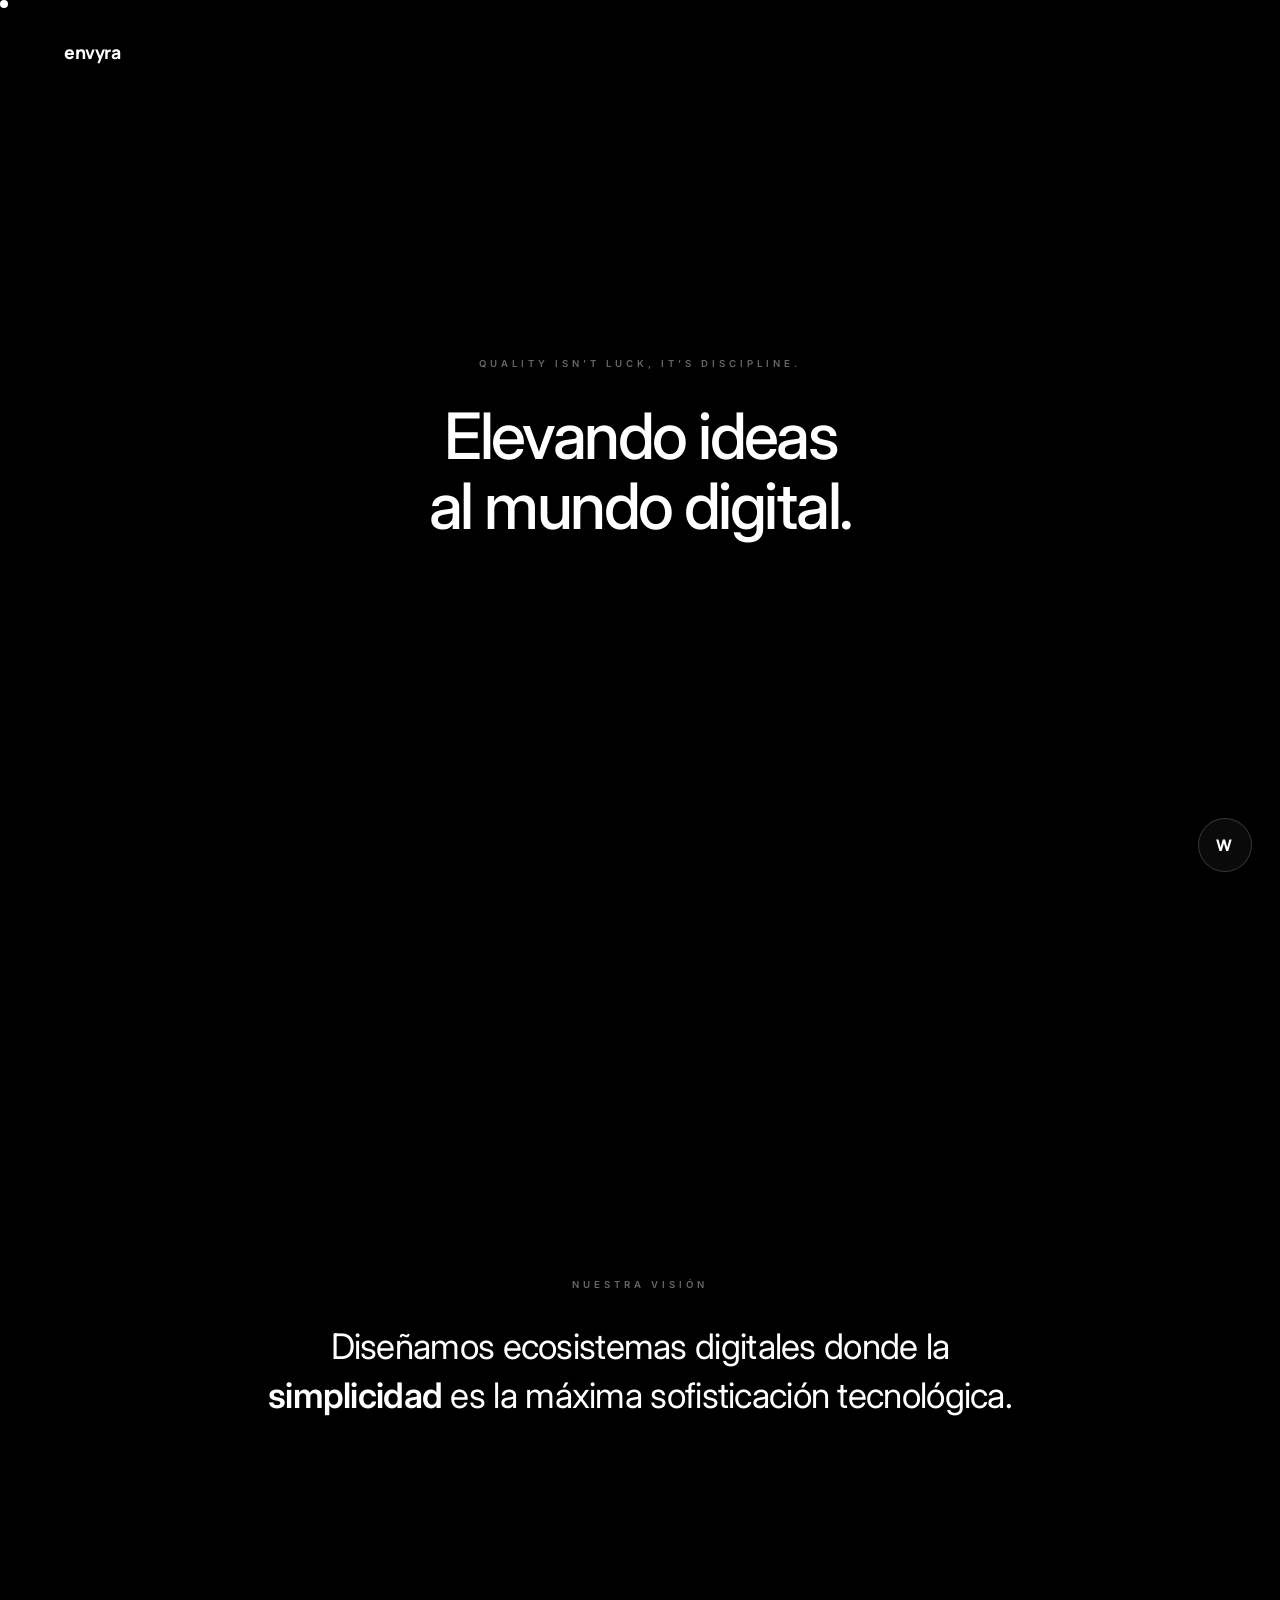
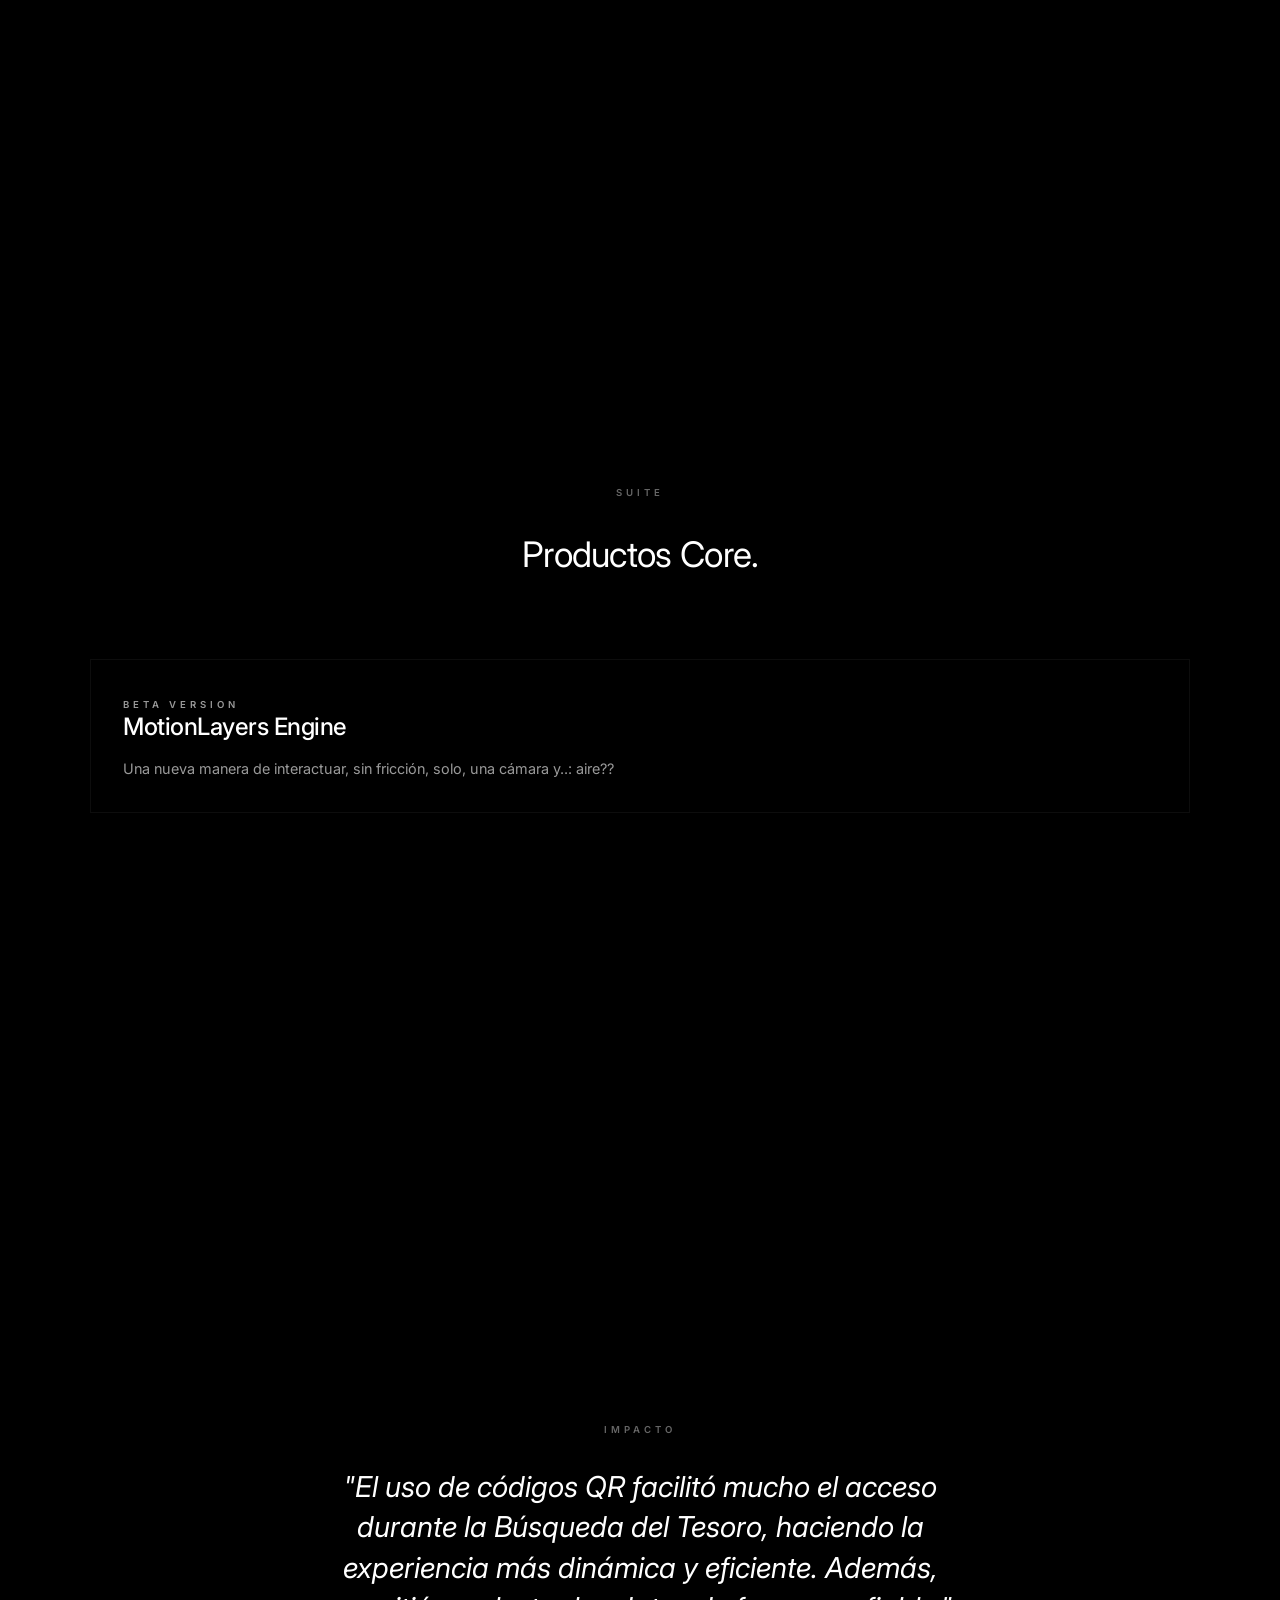
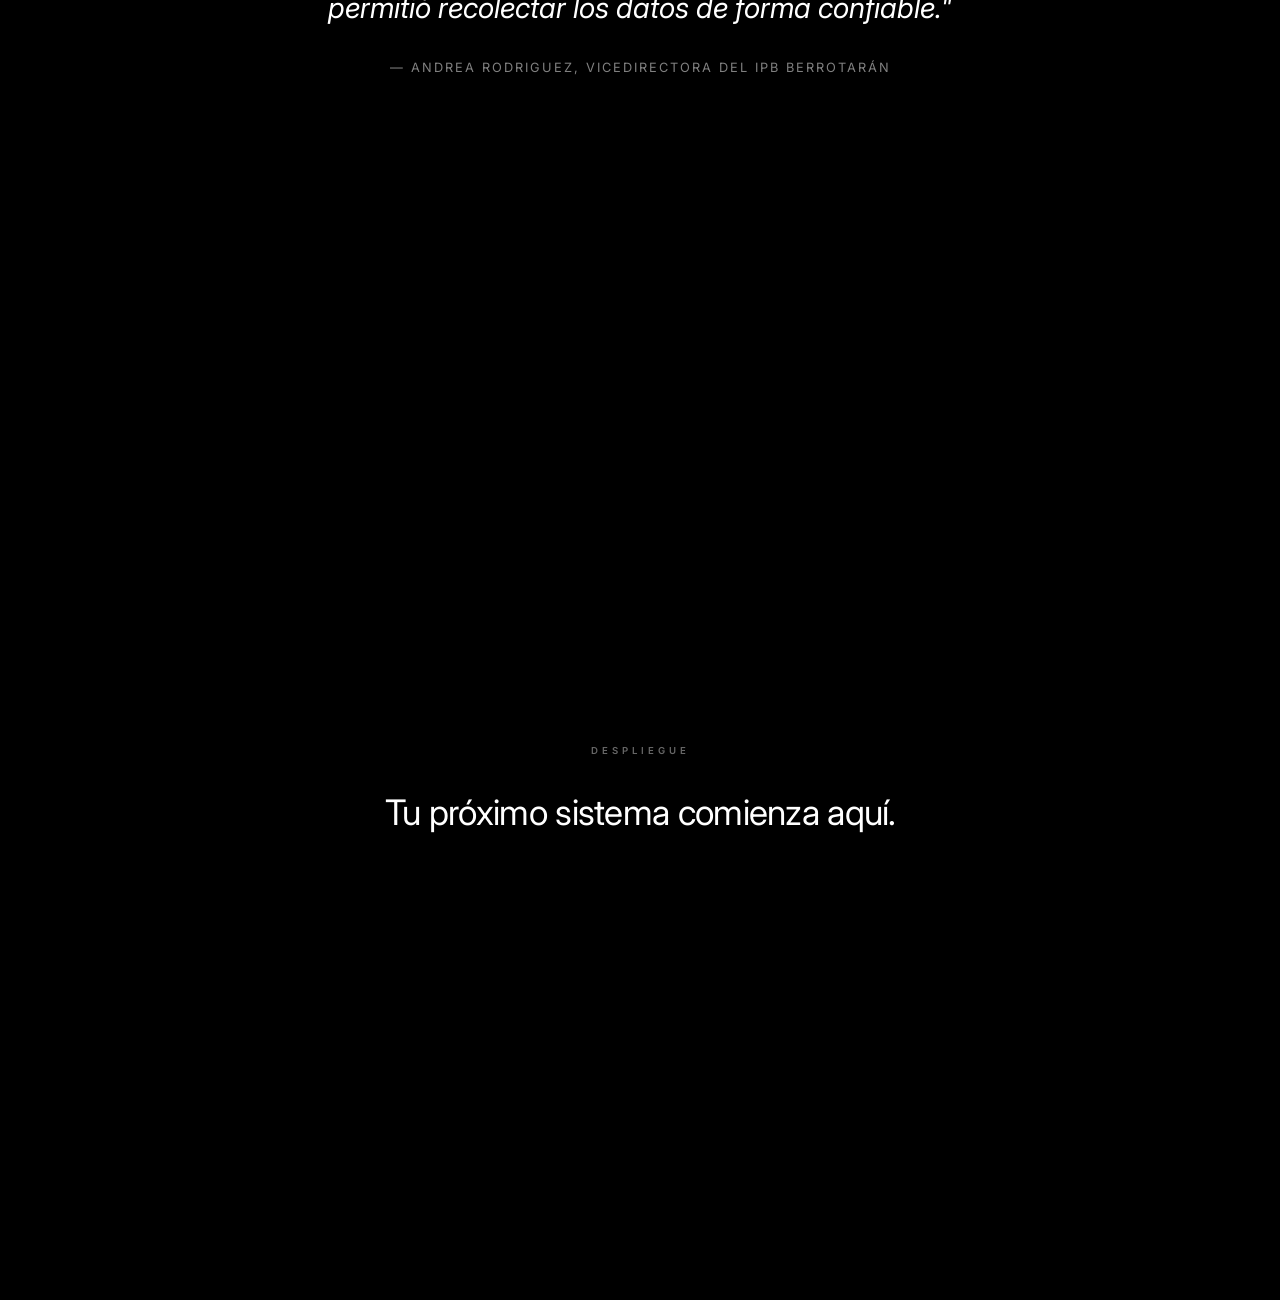
<file: copy.html>
﻿<!DOCTYPE html>
<html lang="es">
<head>
    <meta charset="UTF-8">
    <meta name="viewport" content="width=device-width, initial-scale=1.0">
    <title>ENVYRA | Elevando ideas al mundo digital.</title>
    <link href="https://fonts.googleapis.com/css2?family=Inter:wght@300;400;500;600&family=Manrope:wght@800&display=swap" rel="stylesheet">
    
    <style>
        /* ENVYRA ENGINE v8.6 - COSMOS FLOW + FORM - ULTRA RESPONSIVE EDITION */
        :root {
            --dark: #000000;
            --light: #ffffff;
            --accent: #444444;
            --ease: cubic-bezier(0.16, 1, 0.3, 1);
            --ease-elite: cubic-bezier(0.22, 1, 0.36, 1);
            --ease-premium: cubic-bezier(0.2, 0.9, 0.15, 1);
            --t-fast: 420ms;
            --t-mid: 620ms;
            --t-slow: 820ms;
            --font-main: 'Inter', sans-serif;
            --side-padding: clamp(1.5rem, 5vw, 5rem);
            --section-block-pad: clamp(4rem, 10vh, 7rem);
        }

        * {
            margin: 0;
            padding: 0;
            box-sizing: border-box;
            cursor: none !important;
        }

        /* Desactivar cursor custom en móviles */
        @media (max-width: 1024px) {
            * { cursor: auto !important; }
            #cursor { display: none !important; }
        }

        html {
            scroll-behavior: smooth;
            overflow-x: hidden;
            scroll-snap-type: y proximity;
        }

        body {
            background-color: var(--dark);
            color: var(--light);
            font-family: var(--font-main);
            overflow-x: hidden;
            -webkit-font-smoothing: antialiased;
            transition: background-color 760ms var(--ease-elite), color 560ms var(--ease-elite);
            width: 100%;
            will-change: background-color, color;
        }

        #cosmos-bg {
            position: fixed;
            top: 0; left: 0;
            width: 100vw; height: 100vh;
            background-color: var(--dark);
            z-index: -1;
            transition: background-color 760ms var(--ease-elite);
        }

        #cursor {
            width: 8px; height: 8px;
            background: currentColor;
            border-radius: 50%;
            position: fixed;
            top: 0; left: 0;
            pointer-events: none;
            z-index: 10001;
            mix-blend-mode: difference;
            transition: transform 0.1s linear;
        }

        .noise {
            position: fixed;
            top: 0; left: 0;
            width: 100%; height: 100%;
            background-image:
                radial-gradient(rgba(255, 255, 255, 0.14) 0.55px, transparent 0.55px),
                radial-gradient(rgba(255, 255, 255, 0.08) 0.65px, transparent 0.65px);
            background-size: 3px 3px, 5px 5px;
            background-position: 0 0, 1px 1px;
            opacity: 0.04;
            pointer-events: none;
            z-index: 9995;
            mix-blend-mode: soft-light;
        }

        .service-switch {
            position: fixed;
            right: clamp(1rem, 2.5vw, 1.75rem);
            bottom: clamp(1rem, 2.5vw, 1.75rem);
            width: 54px;
            height: 54px;
            border: 1px solid rgba(255, 255, 255, 0.18);
            border-radius: 999px;
            background: rgba(255, 255, 255, 0.04);
            color: var(--light);
            display: inline-flex;
            align-items: center;
            justify-content: center;
            text-decoration: none;
            z-index: 10002;
            overflow: hidden;
            backdrop-filter: blur(12px);
            -webkit-backdrop-filter: blur(12px);
            box-shadow: 0 10px 30px rgba(0, 0, 0, 0.25);
            transition: transform 260ms var(--ease-elite), background-color 260ms ease, border-color 260ms ease;
        }

        .service-switch:hover {
            transform: translateY(-2px) scale(1.03);
            background: rgba(255, 255, 255, 0.09);
            border-color: rgba(255, 255, 255, 0.35);
        }

        .service-switch:focus-visible {
            outline: 2px solid rgba(255, 255, 255, 0.7);
            outline-offset: 4px;
        }

        .service-switch.flip-out {
            animation: switchFlipOut 820ms var(--ease-elite) forwards;
            pointer-events: none;
        }

        .service-switch__glyph {
            font-family: 'Manrope', sans-serif;
            font-size: 1rem;
            font-weight: 800;
            letter-spacing: 0.08em;
            text-transform: uppercase;
            transform-style: preserve-3d;
            backface-visibility: hidden;
        }

        @keyframes switchFlipOut {
            0% {
                transform: rotateY(0deg) scale(1);
                opacity: 1;
            }
            55% {
                transform: rotateY(90deg) scale(0.92);
                opacity: 0.8;
            }
            100% {
                transform: rotateY(180deg) scale(1);
                opacity: 1;
            }
        }

        body.intro-lock { overflow: hidden; }

        #brand-intro {
            position: fixed;
            inset: 0;
            background: #000;
            display: flex;
            justify-content: center;
            align-items: center;
            z-index: 11000;
            opacity: 1;
            visibility: visible;
            transition: opacity 520ms var(--ease-elite), visibility 520ms var(--ease-elite);
        }

        #brand-intro.active { opacity: 1; }

        #brand-intro.done {
            opacity: 0;
            visibility: hidden;
            pointer-events: none;
        }

        .intro-center {
            position: relative;
            display: flex;
            align-items: center;
            padding: 0 1rem;
        }

        .brand-intro-logo {
            font-family: 'Manrope', sans-serif;
            font-size: clamp(2.1rem, 11vw, 7rem);
            font-weight: 800;
            text-transform: uppercase;
            letter-spacing: 0.045em;
            opacity: 0;
            color: #fff;
            transform: translate3d(0, 12px, 0);
            filter: blur(10px);
            transition: opacity 380ms var(--ease-elite), transform 760ms var(--ease-premium), letter-spacing 760ms var(--ease-premium), filter 760ms var(--ease-premium);
        }

        #brand-intro.active .brand-intro-logo {
            opacity: 1;
            transform: translate3d(0, 0, 0) scale(1);
            letter-spacing: 0.03em;
            filter: blur(0);
        }

        #brand-intro.out .brand-intro-logo {
            opacity: 0;
            transform: translate3d(0, -8px, 0);
            letter-spacing: 0.06em;
            filter: blur(12px);
        }

        nav {
            position: fixed;
            top: 0; width: 100%;
            padding: clamp(1.5rem, 4vw, 2.5rem) var(--side-padding);
            display: flex;
            justify-content: space-between;
            align-items: center;
            z-index: 1000;
        }

        .logo {
            font-family: 'Manrope', sans-serif;
            font-size: clamp(0.9rem, 2vw, 1.1rem);
            font-weight: 800;
            letter-spacing: -0.5px;
            text-transform: lowercase;
        }

        main > section {
            min-height: 100vh;
            min-height: 100svh;
            display: flex;
            flex-direction: column;
            justify-content: center;
            align-items: center;
            padding: var(--section-block-pad) var(--side-padding);
            text-align: center;
            width: 100%;
            scroll-snap-align: center;
            transform: translateZ(0);
            backface-visibility: hidden;
        }

        .tag {
            font-size: clamp(0.5rem, 1.5vw, 0.6rem);
            text-transform: uppercase;
            letter-spacing: 4px;
            margin-bottom: 2rem;
            opacity: 0.4;
            font-weight: 600;
        }

        .hero-title {
            font-size: clamp(1.8rem, 6vw, 4rem);
            font-weight: 500;
            letter-spacing: -0.04em;
            line-height: 1.1;
            opacity: 0;
            transform: translate3d(0, 26px, 0) scale(0.985);
            transition: opacity var(--t-slow) var(--ease-elite), transform var(--t-slow) var(--ease-elite);
            max-width: 900px;
            word-wrap: break-word;
            will-change: transform, opacity;
        }

        .hero-title.visible { opacity: 1; transform: translate3d(0, 0, 0) scale(1); }

        .reveal-text {
            max-width: 800px;
            font-size: clamp(1.2rem, 4vw, 2.2rem);
            font-weight: 400;
            letter-spacing: -0.02em;
            line-height: 1.4;
            opacity: 0;
            filter: blur(4px);
            transform: translate3d(0, 24px, 0);
            transition: opacity var(--t-mid) var(--ease-premium), transform var(--t-mid) var(--ease-premium), filter var(--t-mid) var(--ease-premium);
            will-change: transform, opacity, filter;
        }

        .reveal-text.active {
            opacity: 1;
            filter: blur(0);
            transform: translate3d(0, 0, 0);
        }

        /* PRODUCT SECTION */
        .product-grid {
            display: grid;
            grid-template-columns: repeat(auto-fit, minmax(280px, 1fr));
            gap: 2rem;
            width: 100%;
            max-width: 1100px;
            margin-top: 3rem;
        }

        .product-card {
            text-align: left;
            padding: 2rem;
            border: 1px solid rgba(128, 128, 128, 0.1);
            transition: transform 560ms var(--ease-premium), opacity 520ms var(--ease-premium), border-color 360ms ease, background-color 360ms ease, filter 560ms var(--ease-premium);
            opacity: 0;
            filter: blur(4px);
            transform: translate3d(0, 22px, 0);
            will-change: transform, opacity, filter;
        }

        .product-card.active {
            opacity: 1;
            filter: blur(0);
            transform: translate3d(0, 0, 0);
        }

        .product-card:hover {
            border-color: currentColor;
            background: rgba(128, 128, 128, 0.05);
        }

        .product-card h3 {
            font-size: 1.5rem;
            font-weight: 500;
            margin-bottom: 1rem;
            letter-spacing: -0.5px;
        }

        .product-card p {
            font-size: 0.9rem;
            opacity: 0.6;
            line-height: 1.6;
        }

        /* TESTIMONIALS SECTION */
        .testimonial-box {
            max-width: 700px;
            opacity: 0;
            filter: blur(5px);
            transform: translate3d(0, 18px, 0) scale(0.985);
            transition: opacity 700ms var(--ease-elite), transform 760ms var(--ease-elite), filter 700ms var(--ease-elite);
            will-change: transform, opacity, filter;
        }

        .testimonial-box.active {
            opacity: 1;
            filter: blur(0);
            transform: translate3d(0, 0, 0) scale(1);
        }

        .testimonial-text {
            font-size: clamp(1.1rem, 3vw, 1.8rem);
            font-style: italic;
            line-height: 1.4;
            margin-bottom: 2rem;
        }

        .testimonial-author {
            font-size: 0.8rem;
            text-transform: uppercase;
            letter-spacing: 2px;
            opacity: 0.5;
        }

        .cta-button {
            margin-top: clamp(2rem, 5vw, 4rem);
            padding: clamp(14px, 2vw, 18px) clamp(30px, 4vw, 45px);
            font-size: clamp(0.7rem, 1.5vw, 0.8rem);
            font-weight: 500;
            letter-spacing: 0.05em;
            text-transform: uppercase;
            border-radius: 50px;
            border: 1px solid rgba(255, 255, 255, 0.2);
            background: transparent;
            color: inherit;
            text-decoration: none;
            transition: opacity 480ms var(--ease-elite), transform 540ms var(--ease-elite), background-color 300ms ease, color 300ms ease, border-color 300ms ease;
            opacity: 0;
            transform: translate3d(0, 16px, 0);
            will-change: transform, opacity;
        }

        .cta-button.active { opacity: 1; transform: translate3d(0, 0, 0); }

        .cta-button:hover {
            background: var(--light);
            color: var(--dark);
            transform: translate3d(0, -1px, 0) scale(1.03);
        }

        /* CINEMÁTICA Y FORMULARIO (Mantenidos igual) */
        #cinematic-overlay {
            position: fixed;
            top: 0; left: 0;
            width: 100%; height: 100%;
            background:
                radial-gradient(120% 120% at 50% 50%, rgba(26, 26, 26, 0.8) 0%, rgba(0, 0, 0, 1) 60%),
                #000;
            z-index: 9999;
            display: flex;
            justify-content: center;
            align-items: center;
            overflow: hidden;
            opacity: 0;
            visibility: hidden;
            transition: opacity 1.5s var(--ease), visibility 1.5s var(--ease);
        }

        #cinematic-overlay.active { opacity: 1; visibility: visible; }
        #cinematic-overlay.preblack { background: #000; }
        #cinematic-overlay.no-sphere #particle-stage { opacity: 0 !important; transform: scale(0.82) !important; filter: blur(20px) !important; }

        #particle-stage {
            position: absolute;
            inset: 0;
            pointer-events: auto;
            z-index: 1;
            background: radial-gradient(circle at center, rgba(255,255,255,0.07) 0%, rgba(0,0,0,0.94) 62%);
            opacity: 1;
            transform: scale(1);
            filter: blur(0);
            transition: opacity 300ms ease, transform 300ms ease, filter 300ms ease;
        }

        #particle-stage::before {
            content: "";
            position: absolute;
            inset: -22%;
            background: conic-gradient(
                from 0deg at 50% 50%,
                rgba(255,255,255,0.16) 0deg,
                rgba(255,255,255,0.02) 105deg,
                rgba(255,255,255,0.14) 210deg,
                rgba(255,255,255,0.02) 310deg,
                rgba(255,255,255,0.16) 360deg
            );
            mix-blend-mode: screen;
            opacity: 0.12;
            filter: blur(36px);
            pointer-events: none;
            animation: stageOrbit 30s linear infinite;
        }

        #cinematic-overlay.preblack #particle-stage {
            opacity: 0;
            transform: scale(0.86);
            filter: blur(18px);
            background: transparent;
        }

        #cinematic-overlay.woosh #particle-stage {
            animation: cinematicWoosh 1000ms cubic-bezier(0.1, 0.9, 0.18, 1) both;
        }

        #cinematic-overlay.woosh #particle-stage::after {
            content: "";
            position: absolute;
            inset: 0;
            background: radial-gradient(circle at 50% 50%, rgba(255,255,255,0.28) 0%, rgba(255,255,255,0.06) 24%, rgba(255,255,255,0) 66%);
            animation: cinematicFlash 860ms cubic-bezier(0.22, 1, 0.36, 1) both;
            pointer-events: none;
        }

        #particle-stage canvas {
            width: 100% !important;
            height: 100% !important;
            display: block;
            filter: contrast(1.08) saturate(1.12);
        }

        @keyframes cinematicWoosh {
            0% { opacity: 0; transform: scale(0.58); filter: blur(26px); }
            45% { opacity: 1; transform: scale(1.07); filter: blur(7px); }
            100% { opacity: 1; transform: scale(1); filter: blur(0); }
        }

        @keyframes cinematicFlash {
            0% { opacity: 0; transform: scale(0.8); }
            40% { opacity: 1; transform: scale(1.02); }
            100% { opacity: 0; transform: scale(1.12); }
        }

        @keyframes stageOrbit {
            0% { transform: rotate(0deg) scale(1); }
            100% { transform: rotate(360deg) scale(1.08); }
        }

        #sub-target {
            position: absolute;
            inset: 0;
            display: flex;
            justify-content: center;
            align-items: flex-end;
            padding: clamp(2rem, 6vh, 4rem) 1rem;
            pointer-events: none;
            z-index: 3;
        }

        .subtitle {
            font-size: clamp(0.9rem, 3vw, 1.12rem);
            font-weight: 300;
            color: #ffffff;
            opacity: 0;
            letter-spacing: 0.1em;
            line-height: 1.45;
            filter: blur(10px);
            transform: translateY(15px);
            transition: all 1.3s var(--ease);
            text-align: center;
            max-width: min(85vw, 740px);
            text-shadow: 0 10px 34px rgba(0, 0, 0, 0.5);
        }

        .subtitle.show {
            opacity: 1;
            filter: blur(0px);
            transform: translateY(0);
            letter-spacing: 0.18em;
        }

        #contact-section {
            position: fixed;
            top: 0; left: 0;
            width: 100%; height: 100%;
            background: #000;
            z-index: 10000;
            display: flex;
            justify-content: center;
            align-items: center;
            opacity: 0;
            visibility: hidden;
            transition: all 1.5s var(--ease);
            padding: 1.5rem;
        }

        #contact-section.active { opacity: 1; visibility: visible; }

        .form-container { width: 100%; max-width: 500px; padding: clamp(1rem, 5vw, 2rem); }

        .form-group {
            margin-bottom: clamp(1.5rem, 5vw, 3rem);
            position: relative;
            opacity: 0;
            transform: translateY(20px);
            transition: all 0.8s var(--ease);
        }

        #contact-section.active .form-group { opacity: 1; transform: translateY(0); }
        #contact-section.active .form-group:nth-child(2) { transition-delay: 0.2s; }
        #contact-section.active .form-group:nth-child(3) { transition-delay: 0.4s; }

        .form-group.cue-active { transform: translateY(-2px) scale(1.006); }
        .form-group.cue-active label { color: #bcbcbc; }
        .form-group.cue-active input,
        .form-group.cue-active textarea {
            border-bottom-color: rgba(255,255,255,0.92);
            box-shadow: 0 14px 30px rgba(255,255,255,0.05);
        }

        label {
            display: block;
            font-size: 0.65rem;
            text-transform: uppercase;
            letter-spacing: 2px;
            margin-bottom: 0.8rem;
            color: #666;
            transition: color 360ms var(--ease);
        }

        input, textarea {
            width: 100%;
            background: transparent;
            border: none;
            border-bottom: 1px solid rgba(255,255,255,0.1);
            padding: 0.8rem 0;
            color: #fff;
            font-family: var(--font-main);
            font-size: clamp(1rem, 2.5vw, 1.2rem);
            outline: none;
            transition: border-color 0.4s var(--ease), box-shadow 0.4s var(--ease);
            border-radius: 0;
        }

        input:focus, textarea:focus { border-bottom-color: #fff; }

        .submit-btn {
            background: none;
            border: 1px solid #fff;
            color: #fff;
            padding: 1rem 3rem;
            border-radius: 40px;
            font-size: 0.8rem;
            letter-spacing: 2px;
            text-transform: uppercase;
            margin-top: 1rem;
            transition: all 0.4s var(--ease);
            width: 100%;
        }

        @media (min-width: 768px) { .submit-btn { width: auto; } }

        .submit-btn:hover { background: #fff; color: #000; }

        .blur-scene { filter: blur(40px); opacity: 0; pointer-events: none; transition: all 1.5s var(--ease); }

        #form-status { margin-top: 1.5rem; font-size: 0.85rem; color: #888; }

        @media (max-width: 1024px) {
            :root {
                --side-padding: clamp(1rem, 6vw, 2rem);
                --section-block-pad: clamp(4.5rem, 12vh, 6.5rem);
            }

            .hero-title {
                max-width: 16ch;
                font-size: clamp(2.2rem, 9vw, 4rem);
            }

            .reveal-text {
                max-width: 95%;
                font-size: clamp(1.3rem, 5vw, 2.2rem);
                line-height: 1.35;
            }
        }

        @media (max-width: 768px) {
            html { scroll-snap-type: y proximity; }

            nav { padding: 1rem var(--side-padding); }

            .logo { font-size: 0.95rem; }

            main > section {
                min-height: 84svh;
                padding-top: clamp(5rem, 14vh, 6.5rem);
                padding-bottom: clamp(3rem, 8vh, 4.5rem);
            }

            .tag {
                font-size: 0.62rem;
                letter-spacing: 3px;
                margin-bottom: 1.25rem;
            }

            .hero-title {
                font-size: clamp(2.35rem, 11vw, 4rem);
                line-height: 1.05;
            }

            .reveal-text { font-size: clamp(1.35rem, 6.5vw, 2.3rem); }

            .product-grid {
                grid-template-columns: 1fr;
                gap: 1rem;
                margin-top: 2rem;
            }

            .product-card { padding: 1.35rem; }

            .product-card p {
                font-size: 0.98rem;
                opacity: 0.7;
            }

            .service-switch {
                width: 50px;
                height: 50px;
            }

            .testimonial-text { font-size: clamp(1.2rem, 6vw, 1.9rem); }

            .cta-button {
                width: min(100%, 360px);
                padding: 16px 22px;
                font-size: 0.75rem;
            }

            .brand-intro-logo { letter-spacing: 0.04em; }
        }

        @media (max-width: 480px) {
            :root {
                --side-padding: 1rem;
                --section-block-pad: clamp(4.5rem, 13vh, 5.8rem);
            }

            main > section { min-height: 80svh; }

            .hero-title { font-size: clamp(2.2rem, 12vw, 3.2rem); }

            .reveal-text { font-size: clamp(1.25rem, 6.8vw, 1.8rem); }
        }

        @media (prefers-reduced-motion: reduce) {
            .hero-title,
            .reveal-text,
            .product-card,
            .testimonial-box,
            .cta-button {
                transition: none !important;
                transform: none !important;
                filter: none !important;
            }

            #brand-intro,
            .brand-intro-logo {
                transition: none !important;
                animation: none !important;
                filter: none !important;
                transform: none !important;
            }
        }

    </style>
</head>
<body id="main-body">

    <div id="cosmos-bg"></div>
    <div id="cursor"></div>
    <div class="noise"></div>
    <a href="subindex.html" class="service-switch" id="service-switch" aria-label="Cambiar a Envyra Reach marketing" title="Ir a marketing">
        <span class="service-switch__glyph">W</span>
    </a>
    <div id="brand-intro" aria-hidden="true">
        <div class="intro-center">
            <div class="brand-intro-logo" id="brand-intro-logo">ENVYRΛ</div>
        </div>
    </div>
    
    <nav id="navbar">
        <div class="logo">envyra</div>
    </nav>

    <div id="cinematic-overlay">
        <div id="particle-stage" aria-hidden="true"></div>
        <div id="sub-target"></div>
        <audio id="cinematic-voice" preload="auto"></audio>
    </div>

    <section id="contact-section">
        <div class="form-container">
            <h2 style="font-weight: 400; margin-bottom: clamp(1.5rem, 5vw, 3rem); letter-spacing: -1px; font-size: clamp(1.5rem, 5vw, 2.5rem);">Danos una señal.</h2>
            <form id="contact-form" action="https://formspree.io/f/mgopwaer" method="POST">
                <div class="form-group">
                    <label>¿Cómo te llamas?</label>
                    <input type="text" name="name" required placeholder="Tu nombre...">
                </div>
                <div class="form-group">
                    <label>Email de contacto</label>
                    <input type="email" name="email" required placeholder="tu@email.com">
                </div>
                <div class="form-group">
                    <label>Cuéntanos tu idea</label>
                    <textarea name="message" rows="1" placeholder="Breve descripción..."></textarea>
                </div>
                <button type="submit" class="submit-btn">Enviar</button>
                <div id="form-status"></div>
            </form>
        </div>
    </section>

    <main id="app-wrapper">
        <section data-theme="dark">
            <span class="tag">Quality isn’t luck, it’s discipline.</span>
            <h1 class="hero-title" id="h-title">Elevando ideas <br>al mundo digital.</h1>
        </section>

        <section data-theme="light">
            <span class="tag">Nuestra Visión</span>
            <div class="reveal-text" data-reveal>
                Diseñamos ecosistemas digitales donde la <span style="font-weight: 600;">simplicidad</span> es la máxima sofisticación tecnológica.
            </div>
        </section>

        <section data-theme="dark">
            <span class="tag">suite</span>
            <h2 class="reveal-text" data-reveal style="margin-bottom: 2rem;">Productos Core.</h2>
            <div class="product-grid">
                
                <a href="https://envyra36-design.github.io/Airswipe/" class="product-card" data-reveal style="text-decoration: none; color: inherit; display: block;">
                    <span class="tag" style="margin-bottom: 1rem; opacity: 0.6;">Beta Version</span>
                    <h3>MotionLayers Engine</h3>
                    <p>Una nueva manera de interactuar, sin fricción, solo, una cámara y..: aire??</p>
                </a>

            </div>
           
        </section>

        <section data-theme="light">
            <span class="tag">Impacto</span>
            <div class="testimonial-box" data-reveal>
                <p class="testimonial-text">"El uso de códigos QR facilitó mucho el acceso durante la Búsqueda del Tesoro, haciendo la experiencia más dinámica y eficiente. Además, permitió recolectar los datos de forma confiable."</p>
                <p class="testimonial-author">— Andrea Rodriguez, ViceDirectora del Ipb Berrotarán</p>
            </div>
        </section>

        <section data-theme="dark">
            <span class="tag">Despliegue</span>
            <div class="reveal-text" data-reveal>Tu próximo sistema comienza aquí.</div>
            <a href="javascript:void(0)" class="cta-button" id="btn-play">Empezar a crear</a>
        </section>
    </main>

    <script>
        /** CURSOR ENGINE **/
        const cursor = document.getElementById('cursor');
        let mx = 0, my = 0, cx = 0, cy = 0;
        window.addEventListener('mousemove', e => { mx = e.clientX; my = e.clientY; });
        function updateCursor() {
            cx += (mx - cx) * 0.12;
            cy += (my - cy) * 0.12;
            cursor.style.transform = `translate3d(${cx}px, ${cy}px, 0)`;
            requestAnimationFrame(updateCursor);
        }
        updateCursor();

        /** REVEAL INITIAL **/
        function revealLanding() {
            document.getElementById('h-title').classList.add('visible');
            setTimeout(() => {
                const btnPlay = document.getElementById('btn-play');
                if (btnPlay) btnPlay.classList.add('active');
            }, 520);
        }

        window.onload = () => {
            const intro = document.getElementById('brand-intro');
            const prefersReducedMotion = window.matchMedia('(prefers-reduced-motion: reduce)').matches;

            if (!intro) {
                revealLanding();
                return;
            }

            document.body.classList.add('intro-lock');

            requestAnimationFrame(() => {
                intro.classList.add('active');
            });

            const outAt = prefersReducedMotion ? 140 : 980;
            const endAt = prefersReducedMotion ? 260 : 1480;

            setTimeout(() => {
                intro.classList.add('out');
            }, outAt);

            setTimeout(() => {
                intro.classList.add('done');
                document.body.classList.remove('intro-lock');
                revealLanding();
            }, endAt);
        };

        /** INTERSECTION OBSERVER **/
        const cosmosBg = document.getElementById('cosmos-bg');
        const themedSections = Array.from(document.querySelectorAll('main > section[data-theme]'));
        const sectionVisibility = new Map(themedSections.map(section => [section, 0]));
        let activeThemeSection = null;
        let pendingThemeSection = null;
        let pendingThemeTimer = null;
        let themeUpdateFrame = null;

        const THEME_SWITCH_DELAY = 120;
        const THEME_HYSTERESIS = 0.05;
        const MIN_VISIBLE_FOR_SWITCH = 0.18;

        function getVisibleRatio(section) {
            const rect = section.getBoundingClientRect();
            const viewportHeight = window.innerHeight || document.documentElement.clientHeight;
            const visiblePx = Math.max(0, Math.min(rect.bottom, viewportHeight) - Math.max(rect.top, 0));
            if (visiblePx <= 0) return 0;
            return Math.min(1, visiblePx / Math.max(rect.height, 1));
        }

        function applyThemeFromSection(section) {
            if (!section) return;
            const theme = section.getAttribute('data-theme');
            if (!theme) return;
            cosmosBg.style.backgroundColor = (theme === 'light') ? '#ffffff' : '#000000';
            document.body.style.color = (theme === 'light') ? '#000000' : '#ffffff';
            activeThemeSection = section;
        }

        function getBestThemeCandidate() {
            const viewportCenter = (window.innerHeight || document.documentElement.clientHeight) / 2;
            let best = null;

            themedSections.forEach(section => {
                const trackedRatio = sectionVisibility.get(section) || 0;
                const ratio = Math.max(trackedRatio, getVisibleRatio(section));
                if (ratio <= 0) return;

                const rect = section.getBoundingClientRect();
                const sectionCenter = rect.top + (rect.height / 2);
                const centerPenalty = Math.min(Math.abs(sectionCenter - viewportCenter) / viewportCenter, 1);
                const score = ratio - (centerPenalty * 0.08);

                if (!best || score > best.score) {
                    best = { section, ratio, score };
                }
            });

            return best;
        }

        function queueThemeUpdate() {
            const candidate = getBestThemeCandidate();
            if (!candidate) return;

            if (!activeThemeSection) {
                applyThemeFromSection(candidate.section);
                return;
            }

            if (candidate.section === activeThemeSection) {
                pendingThemeSection = null;
                window.clearTimeout(pendingThemeTimer);
                pendingThemeTimer = null;
                return;
            }

            const activeRatio = Math.max(
                sectionVisibility.get(activeThemeSection) || 0,
                getVisibleRatio(activeThemeSection)
            );
            const viewportCenter = (window.innerHeight || document.documentElement.clientHeight) / 2;
            const activeRect = activeThemeSection.getBoundingClientRect();
            const activeCenter = activeRect.top + (activeRect.height / 2);
            const activePenalty = Math.min(Math.abs(activeCenter - viewportCenter) / viewportCenter, 1);
            const activeScore = activeRatio - (activePenalty * 0.08);

            const scoreLead = candidate.score - activeScore;
            const canSwitch = candidate.ratio >= MIN_VISIBLE_FOR_SWITCH && scoreLead >= THEME_HYSTERESIS;
            if (!canSwitch) {
                pendingThemeSection = null;
                window.clearTimeout(pendingThemeTimer);
                pendingThemeTimer = null;
                return;
            }

            if (pendingThemeSection !== candidate.section) {
                pendingThemeSection = candidate.section;
                window.clearTimeout(pendingThemeTimer);
                pendingThemeTimer = window.setTimeout(() => {
                    const confirmed = getBestThemeCandidate();
                    if (confirmed && confirmed.section === pendingThemeSection) {
                        applyThemeFromSection(confirmed.section);
                    }
                    pendingThemeSection = null;
                    pendingThemeTimer = null;
                }, THEME_SWITCH_DELAY);
            }
        }

        function scheduleThemeUpdate() {
            if (themeUpdateFrame) return;
            themeUpdateFrame = requestAnimationFrame(() => {
                themeUpdateFrame = null;
                queueThemeUpdate();
            });
        }

        const observer = new IntersectionObserver((entries) => {
            entries.forEach(entry => {
                if (sectionVisibility.has(entry.target)) {
                    sectionVisibility.set(entry.target, entry.intersectionRatio);
                }

                if (entry.isIntersecting) {
                    const reveals = entry.target.querySelectorAll('[data-reveal]');
                    reveals.forEach((el, index) => {
                        setTimeout(() => {
                            el.classList.add('active');
                        }, 70 + (index * 95));
                    });
                }
            });

            scheduleThemeUpdate();
        }, {
            threshold: [0, 0.08, 0.16, 0.24, 0.32, 0.48, 0.64, 0.8, 1],
            rootMargin: '0px 0px -12% 0px'
        });

        document.querySelectorAll('section').forEach(s => observer.observe(s));
        queueThemeUpdate();

        window.addEventListener('scroll', scheduleThemeUpdate, { passive: true });

        window.addEventListener('resize', () => {
            scheduleThemeUpdate();
        }, { passive: true });

        /** SCROLL MAGNET **/
        const scrollSections = Array.from(document.querySelectorAll('main > section'));
        const reduceMotionQuery = window.matchMedia('(prefers-reduced-motion: reduce)');
        const coarsePointerQuery = window.matchMedia('(pointer: coarse)');
        let scrollMagnetTimer = null;
        let magnetAnimationFrame = null;
        let magnetLocked = false;
        let userTouching = false;
        let lastScrollY = window.scrollY;
        let lastScrollTime = performance.now();
        let scrollVelocity = 0;

        const shouldUseMagnet = () => {
            return !reduceMotionQuery.matches && (coarsePointerQuery.matches || window.innerWidth <= 1024);
        };

        function stopMagnetAnimation() {
            if (magnetAnimationFrame) {
                cancelAnimationFrame(magnetAnimationFrame);
                magnetAnimationFrame = null;
            }
            magnetLocked = false;
        }

        function easeOutCubic(t) {
            return 1 - Math.pow(1 - t, 3);
        }

        function animateMagnetTo(targetTop) {
            stopMagnetAnimation();

            const startTop = window.scrollY;
            const delta = targetTop - startTop;
            if (Math.abs(delta) < 6) return;

            const duration = Math.max(280, Math.min(620, 280 + Math.abs(delta) * 0.18));
            const startTime = performance.now();
            magnetLocked = true;

            const step = (now) => {
                if (!magnetLocked || userTouching || document.body.style.overflow === 'hidden') {
                    stopMagnetAnimation();
                    return;
                }

                const progress = Math.min((now - startTime) / duration, 1);
                const eased = easeOutCubic(progress);
                const nextTop = startTop + (delta * eased);
                window.scrollTo(0, nextTop);

                if (progress < 1) {
                    magnetAnimationFrame = requestAnimationFrame(step);
                } else {
                    stopMagnetAnimation();
                }
            };

            magnetAnimationFrame = requestAnimationFrame(step);
        }

        function snapToClosestSection() {
            if (magnetLocked || !shouldUseMagnet() || document.body.style.overflow === 'hidden' || userTouching) return;
            if (Math.abs(scrollVelocity) > 0.25) return;

            const viewportCenter = window.scrollY + (window.innerHeight / 2);
            let targetSection = null;
            let minDistance = Infinity;

            scrollSections.forEach(section => {
                const sectionCenter = section.offsetTop + (section.offsetHeight / 2);
                const distance = Math.abs(sectionCenter - viewportCenter);

                if (distance < minDistance) {
                    minDistance = distance;
                    targetSection = section;
                }
            });

            if (!targetSection) return;

            const targetTop = targetSection.offsetTop + (targetSection.offsetHeight / 2) - (window.innerHeight / 2);
            const correction = targetTop - window.scrollY;
            if (Math.abs(correction) < 10) return;
            if (Math.abs(correction) > window.innerHeight * 0.38) return;

            animateMagnetTo(Math.max(0, targetTop));
        }

        window.addEventListener('scroll', () => {
            if (!shouldUseMagnet() || document.body.style.overflow === 'hidden') return;
            const now = performance.now();
            const currentY = window.scrollY;
            const deltaY = currentY - lastScrollY;
            const deltaTime = Math.max(now - lastScrollTime, 1);
            scrollVelocity = deltaY / deltaTime;
            lastScrollY = currentY;
            lastScrollTime = now;

            window.clearTimeout(scrollMagnetTimer);
            scrollMagnetTimer = window.setTimeout(snapToClosestSection, 180);
        }, { passive: true });

        window.addEventListener('resize', () => {
            window.clearTimeout(scrollMagnetTimer);
            stopMagnetAnimation();
        });

        window.addEventListener('touchstart', () => {
            userTouching = true;
            stopMagnetAnimation();
        }, { passive: true });

        window.addEventListener('touchend', () => {
            userTouching = false;
            window.clearTimeout(scrollMagnetTimer);
            scrollMagnetTimer = window.setTimeout(snapToClosestSection, 200);
        }, { passive: true });

        window.addEventListener('touchcancel', () => {
            userTouching = false;
            window.clearTimeout(scrollMagnetTimer);
        }, { passive: true });

        window.addEventListener('wheel', () => {
            stopMagnetAnimation();
        }, { passive: true });

        /** CINEMATIC + FORM SEQUENCE **/
        const VOICE_AUDIO_SRC = 'introduction.mp3';
        const script = [
        
            { start: 3000, end: 7000, text: "Esto es Envyra." },
            { start: 8000, end: 9500, text: "Donde el diseño se encuentra con la ingeniería." },
            { start: 10000, end: 12500, text: "Sin fricción. Sin ruido." },
            { start: 13500, end: 17000, text: "Simplemente, software que funciona." },
            { start: 20000, end: 21000, text: "Empecemos a construir." }
        ];

        const btn = document.getElementById('btn-play');
        const overlay = document.getElementById('cinematic-overlay');
        const contactSec = document.getElementById('contact-section');
        const particleStage = document.getElementById('particle-stage');
        const subBox = document.getElementById('sub-target');
        const voiceTrack = document.getElementById('cinematic-voice');
        const wrapper = document.getElementById('app-wrapper');
        const ENTRY_BLACKOUT_MS = 1700;
        const ENTRY_WOOSH_MS = 1000;
        const AVA_GATHER_MS = 2200;
        const FORM_CUE_TIMELINE = [
            { atMs: 1400, index: 0, holdMs: 1200 },
            { atMs: 4300, index: 1, holdMs: 1200 },
            { atMs: 7600, index: 2, holdMs: 1400 }
        ];
        const cinematicFallbackMs = 22000;
        const timelineDurationMs = Math.max(...script.map(line => line.end)) + 1000;
        const FORM_REVEAL_AFTER_DIALOG_MS = ENTRY_WOOSH_MS + timelineDurationMs + 320;
        const FORM_CUE_START_AFTER_REVEAL_MS = 280;
        const cinematicTimers = [];
        const formCueGroups = Array.from(document.querySelectorAll('#contact-section .form-group'));
        let cinematicRunning = false;
        let cinematicClosing = false;
        let sphereEngine = null;
        let audioContext = null;
        let analyser = null;
        let analyzerData = null;
        let mediaSource = null;
        let threeLoadPromise = null;
        let voiceTrackReady = false;
        const THREE_SOURCES = [
            'https://cdnjs.cloudflare.com/ajax/libs/three.js/r128/three.min.js',
            'https://cdn.jsdelivr.net/npm/three@0.128.0/build/three.min.js',
            'https://unpkg.com/three@0.128.0/build/three.min.js'
        ];

        if (voiceTrack) {
            voiceTrack.preload = 'auto';
            voiceTrack.crossOrigin = 'anonymous';
        }

        async function prepareVoiceTrack() {
            if (!voiceTrack || !VOICE_AUDIO_SRC) return false;
            if (voiceTrackReady) return true;

            try {
                const response = await fetch(VOICE_AUDIO_SRC, { method: 'HEAD', cache: 'no-store' });
                if (!response.ok) return false;
                voiceTrack.src = VOICE_AUDIO_SRC;
                voiceTrack.load();
                voiceTrackReady = true;
                return true;
            } catch (error) {
                console.warn('No se encontró la pista de voz.', error);
                return false;
            }
        }

        function loadScriptOnce(src) {
            return new Promise((resolve, reject) => {
                const existing = document.querySelector(`script[data-src="${src}"]`);
                if (existing) {
                    if (window.THREE) resolve(true);
                    existing.addEventListener('load', () => resolve(true), { once: true });
                    existing.addEventListener('error', () => reject(new Error(`Error cargando ${src}`)), { once: true });
                    return;
                }

                const scriptEl = document.createElement('script');
                scriptEl.src = src;
                scriptEl.async = true;
                scriptEl.dataset.src = src;
                scriptEl.onload = () => resolve(true);
                scriptEl.onerror = () => reject(new Error(`Error cargando ${src}`));
                document.head.appendChild(scriptEl);
            });
        }

        async function ensureThreeReady() {
            if (window.THREE) return true;
            if (threeLoadPromise) return threeLoadPromise;

            threeLoadPromise = (async () => {
                for (const src of THREE_SOURCES) {
                    try {
                        await loadScriptOnce(src);
                        if (window.THREE) return true;
                    } catch (error) {
                        console.warn('Falló carga de Three.js desde', src, error);
                    }
                }
                return !!window.THREE;
            })();

            const loaded = await threeLoadPromise;
            if (!loaded) threeLoadPromise = null;
            return loaded;
        }

        function queueCinematicTimer(callback, delayMs) {
            const id = window.setTimeout(callback, delayMs);
            cinematicTimers.push(id);
            return id;
        }

        function clearCinematicTimers() {
            while (cinematicTimers.length) {
                window.clearTimeout(cinematicTimers.pop());
            }
        }

        function clearFormCueStates() {
            formCueGroups.forEach(group => group.classList.remove('cue-active'));
        }

        function pulseFormCue(index, holdMs = 1200) {
            if (!formCueGroups[index]) return;
            clearFormCueStates();
            formCueGroups[index].classList.add('cue-active');
            queueCinematicTimer(() => {
                if (formCueGroups[index]) formCueGroups[index].classList.remove('cue-active');
            }, holdMs);
        }

        function startFormCueTimeline(offsetMs = 0) {
            clearFormCueStates();
            FORM_CUE_TIMELINE.forEach(cue => {
                queueCinematicTimer(() => pulseFormCue(cue.index, cue.holdMs), offsetMs + cue.atMs);
            });
        }

        function setCinematicPhase(phase) {
            overlay.classList.remove('preblack', 'woosh');
            if (phase === 'preblack') overlay.classList.add('preblack');
            if (phase === 'woosh') overlay.classList.add('woosh');
        }

        function createFallbackEnergy() {
            const wave = 0.09 + (Math.sin(performance.now() * 0.0019) + 1) * 0.04;
            return {
                rms: wave,
                bass: wave * 0.9,
                mid: wave * 0.8,
                treble: wave * 0.7
            };
        }

        function readAudioEnergy() {
            if (!analyser || !analyzerData) return createFallbackEnergy();

            analyser.getByteFrequencyData(analyzerData);
            const len = analyzerData.length;
            const bassLimit = Math.max(1, Math.floor(len * 0.2));
            const midLimit = Math.max(bassLimit + 1, Math.floor(len * 0.62));

            let total = 0;
            let bass = 0;
            let mid = 0;
            let treble = 0;

            for (let i = 0; i < len; i++) {
                const normalized = analyzerData[i] / 255;
                total += normalized;
                if (i < bassLimit) bass += normalized;
                else if (i < midLimit) mid += normalized;
                else treble += normalized;
            }

            const rms = total / len;
            return {
                rms,
                bass: bass / bassLimit,
                mid: mid / Math.max(1, (midLimit - bassLimit)),
                treble: treble / Math.max(1, (len - midLimit))
            };
        }

        async function ensureAudioAnalysis() {
            if (!voiceTrack) return false;
            if (analyser && analyzerData) {
                if (audioContext && audioContext.state === 'suspended') {
                    await audioContext.resume();
                }
                return true;
            }

            const AudioCtx = window.AudioContext || window.webkitAudioContext;
            if (!AudioCtx) return false;

            try {
                audioContext = new AudioCtx();
                analyser = audioContext.createAnalyser();
                analyser.fftSize = 512;
                analyser.smoothingTimeConstant = 0.82;
                analyzerData = new Uint8Array(analyser.frequencyBinCount);
                mediaSource = audioContext.createMediaElementSource(voiceTrack);
                mediaSource.connect(analyser);
                analyser.connect(audioContext.destination);
                await audioContext.resume();
                return true;
            } catch (error) {
                console.warn('No se pudo iniciar análisis de audio.', error);
                analyser = null;
                analyzerData = null;
                return false;
            }
        }

        class AppleParticleSphere {
            constructor(container) {
                this.container = container;
                this.scene = null;
                this.camera = null;
                this.renderer = null;
                this.group = null;
                this.primaryPoints = null;
                this.secondaryPoints = null;
                this.coreGlow = null;
                this.shellMesh = null;
                this.positions = null;
                this.basePositions = null;
                this.spawnPositions = null;
                this.phaseOffsets = null;
                this.energyOffsets = null;
                this.frame = null;
                this.running = false;
                this.startedAt = 0;
                this.lastFrameAt = 0;
                this.ready = false;
                this.getEnergy = () => createFallbackEnergy();
                this.domTarget = null;
                this.nextLifePulseAt = 0;
                this.interaction = {
                    targetX: 0,
                    targetY: 0,
                    rotX: 0,
                    rotY: 0,
                    spin: 0,
                    drag: 0,
                    burst: 0,
                    pointerDown: false,
                    lastX: 0,
                    lastY: 0
                };
                this.motion = {
                    rms: 0.08,
                    bass: 0.08,
                    mid: 0.08,
                    treble: 0.08,
                    envelope: 0.96,
                    pulse: 0.03,
                    gather: 0,
                    intro: 0,
                    colorMix: 0
                };
                this.handleResize = this.handleResize.bind(this);
                this.render = this.render.bind(this);
                this.onPointerDown = this.onPointerDown.bind(this);
                this.onPointerMove = this.onPointerMove.bind(this);
                this.onPointerUp = this.onPointerUp.bind(this);
                this.onPointerLeave = this.onPointerLeave.bind(this);
                this.onWheel = this.onWheel.bind(this);
                this.onDoubleTap = this.onDoubleTap.bind(this);
                this.init();
            }

            init() {
                if (!this.container || typeof THREE === 'undefined') return;

                const width = this.container.clientWidth || window.innerWidth;
                const height = this.container.clientHeight || window.innerHeight;

                this.scene = new THREE.Scene();
                this.scene.fog = new THREE.Fog(0x000000, 2.3, 6.8);

                this.camera = new THREE.PerspectiveCamera(46, width / height, 0.1, 100);
                this.camera.position.set(0, 0.02, 3.35);

                this.renderer = new THREE.WebGLRenderer({ antialias: true, alpha: true, powerPreference: 'high-performance' });
                this.renderer.setPixelRatio(Math.min(window.devicePixelRatio || 1, 2));
                this.renderer.setSize(width, height);
                this.renderer.setClearColor(0x000000, 0);
                if ('outputColorSpace' in this.renderer && THREE.SRGBColorSpace) {
                    this.renderer.outputColorSpace = THREE.SRGBColorSpace;
                } else if ('outputEncoding' in this.renderer && THREE.sRGBEncoding) {
                    this.renderer.outputEncoding = THREE.sRGBEncoding;
                }
                this.renderer.toneMapping = THREE.ACESFilmicToneMapping;
                this.renderer.toneMappingExposure = 1.18;
                this.container.appendChild(this.renderer.domElement);
                this.domTarget = this.renderer.domElement;
                this.domTarget.style.touchAction = 'none';

                this.group = new THREE.Group();
                this.scene.add(this.group);

                this.buildParticleCloud();

                const ambient = new THREE.AmbientLight(0xffffff, 0.62);
                this.scene.add(ambient);
                this.ready = true;
            }

            buildParticleCloud() {
                const mobile = window.innerWidth <= 768;
                const tablet = window.innerWidth > 768 && window.innerWidth <= 1100;
                const particleCount = mobile ? 1800 : (tablet ? 2800 : 4300);
                const sparkleCount = mobile ? 220 : (tablet ? 360 : 520);

                const geometry = new THREE.BufferGeometry();
                const positions = new Float32Array(particleCount * 3);
                const basePositions = new Float32Array(particleCount * 3);
                const spawnPositions = new Float32Array(particleCount * 3);
                const phaseOffsets = new Float32Array(particleCount);
                const energyOffsets = new Float32Array(particleCount);

                const golden = Math.PI * (3 - Math.sqrt(5));
                for (let i = 0; i < particleCount; i++) {
                    const y = 1 - (i / (particleCount - 1)) * 2;
                    const radius = Math.sqrt(1 - (y * y));
                    const theta = golden * i;
                    const randomShell = 0.42 + (Math.random() * 0.22);

                    const x = Math.cos(theta) * radius * randomShell;
                    const z = Math.sin(theta) * radius * randomShell;

                    const index = i * 3;
                    const baseX = x;
                    const baseY = y * randomShell;
                    const baseZ = z;

                    const spawnSpread = 1.35 + (Math.random() * 2.2);
                    const spawnAngleA = Math.random() * Math.PI * 2;
                    const spawnAngleB = Math.acos((Math.random() * 2) - 1);
                    const spawnX = spawnSpread * Math.sin(spawnAngleB) * Math.cos(spawnAngleA);
                    const spawnY = spawnSpread * Math.cos(spawnAngleB);
                    const spawnZ = spawnSpread * Math.sin(spawnAngleB) * Math.sin(spawnAngleA);

                    positions[index] = spawnX;
                    positions[index + 1] = spawnY;
                    positions[index + 2] = spawnZ;

                    basePositions[index] = baseX;
                    basePositions[index + 1] = baseY;
                    basePositions[index + 2] = baseZ;

                    spawnPositions[index] = spawnX;
                    spawnPositions[index + 1] = spawnY;
                    spawnPositions[index + 2] = spawnZ;

                    phaseOffsets[i] = Math.random() * Math.PI * 2;
                    energyOffsets[i] = 0.7 + Math.random() * 0.6;
                }

                geometry.setAttribute('position', new THREE.BufferAttribute(positions, 3));

                const material = new THREE.PointsMaterial({
                    color: 0xffffff,
                    size: mobile ? 0.018 : (tablet ? 0.014 : 0.011),
                    transparent: true,
                    opacity: 0.96,
                    blending: THREE.AdditiveBlending,
                    depthWrite: false
                });

                const primaryPoints = new THREE.Points(geometry, material);
                this.group.add(primaryPoints);

                const sparkleGeometry = new THREE.BufferGeometry();
                const sparklePositions = new Float32Array(sparkleCount * 3);
                for (let i = 0; i < sparkleCount; i++) {
                    const spread = 0.76 + Math.random() * 0.52;
                    const a = Math.random() * Math.PI * 2;
                    const b = Math.acos((Math.random() * 2) - 1);
                    const index = i * 3;
                    sparklePositions[index] = spread * Math.sin(b) * Math.cos(a);
                    sparklePositions[index + 1] = spread * Math.cos(b);
                    sparklePositions[index + 2] = spread * Math.sin(b) * Math.sin(a);
                }
                sparkleGeometry.setAttribute('position', new THREE.BufferAttribute(sparklePositions, 3));

                const sparkleMaterial = new THREE.PointsMaterial({
                    color: 0xffffff,
                    size: mobile ? 0.008 : 0.0055,
                    transparent: true,
                    opacity: 0.32,
                    blending: THREE.AdditiveBlending,
                    depthWrite: false
                });

                const secondaryPoints = new THREE.Points(sparkleGeometry, sparkleMaterial);
                this.group.add(secondaryPoints);

                const coreGlow = new THREE.Mesh(
                    new THREE.SphereGeometry(0.32, 42, 42),
                    new THREE.MeshBasicMaterial({
                        color: 0xffffff,
                        transparent: true,
                        opacity: 0.075,
                        blending: THREE.AdditiveBlending,
                        depthWrite: false
                    })
                );
                this.group.add(coreGlow);

                const shellMesh = new THREE.Mesh(
                    new THREE.IcosahedronGeometry(0.58, 3),
                    new THREE.MeshBasicMaterial({
                        color: 0xffffff,
                        wireframe: true,
                        transparent: true,
                        opacity: 0.11,
                        blending: THREE.AdditiveBlending,
                        depthWrite: false
                    })
                );
                this.group.add(shellMesh);

                this.positions = positions;
                this.basePositions = basePositions;
                this.spawnPositions = spawnPositions;
                this.phaseOffsets = phaseOffsets;
                this.energyOffsets = energyOffsets;
                this.primaryPoints = primaryPoints;
                this.secondaryPoints = secondaryPoints;
                this.coreGlow = coreGlow;
                this.shellMesh = shellMesh;
            }

            bindInteractions() {
                if (!this.domTarget) return;
                this.domTarget.addEventListener('pointerdown', this.onPointerDown, { passive: true });
                this.domTarget.addEventListener('pointermove', this.onPointerMove, { passive: true });
                this.domTarget.addEventListener('pointerup', this.onPointerUp, { passive: true });
                this.domTarget.addEventListener('pointerleave', this.onPointerLeave, { passive: true });
                this.domTarget.addEventListener('wheel', this.onWheel, { passive: true });
                this.domTarget.addEventListener('dblclick', this.onDoubleTap, { passive: true });
            }

            unbindInteractions() {
                if (!this.domTarget) return;
                this.domTarget.removeEventListener('pointerdown', this.onPointerDown);
                this.domTarget.removeEventListener('pointermove', this.onPointerMove);
                this.domTarget.removeEventListener('pointerup', this.onPointerUp);
                this.domTarget.removeEventListener('pointerleave', this.onPointerLeave);
                this.domTarget.removeEventListener('wheel', this.onWheel);
                this.domTarget.removeEventListener('dblclick', this.onDoubleTap);
            }

            normalizePointer(event) {
                const rect = this.container.getBoundingClientRect();
                const x = ((event.clientX - rect.left) / Math.max(rect.width, 1)) * 2 - 1;
                const y = ((event.clientY - rect.top) / Math.max(rect.height, 1)) * 2 - 1;
                return { x, y };
            }

            damp(current, target, lambda, dt) {
                const t = 1 - Math.exp(-lambda * dt);
                return current + ((target - current) * t);
            }

            dampToZero(current, lambda, dt) {
                return current * Math.exp(-lambda * dt);
            }

            triggerBurst(intensity = 0.45) {
                const headroom = Math.max(0, 1.45 - this.interaction.burst);
                this.interaction.burst += intensity * (headroom / 1.45);
            }

            onPointerDown(event) {
                this.interaction.pointerDown = true;
                this.interaction.lastX = event.clientX;
                this.interaction.lastY = event.clientY;
                this.triggerBurst(0.42);
            }

            onPointerMove(event) {
                const point = this.normalizePointer(event);
                this.interaction.targetX = point.x * 0.74;
                this.interaction.targetY = point.y * 0.58;

                if (!this.interaction.pointerDown) return;
                const dx = event.clientX - this.interaction.lastX;
                const dy = event.clientY - this.interaction.lastY;
                this.interaction.spin += dx * 0.0003;
                this.interaction.drag = Math.min(1.2, this.interaction.drag + (Math.abs(dx) + Math.abs(dy)) * 0.0028);
                this.interaction.lastX = event.clientX;
                this.interaction.lastY = event.clientY;
            }

            onPointerUp() {
                this.interaction.pointerDown = false;
            }

            onPointerLeave() {
                this.interaction.pointerDown = false;
                this.interaction.targetX = 0;
                this.interaction.targetY = 0;
            }

            onWheel(event) {
                const signed = event.deltaY > 0 ? -1 : 1;
                this.interaction.spin += signed * 0.014;
                this.triggerBurst(0.28);
            }

            onDoubleTap() {
                this.triggerBurst(0.95);
            }

            start(energySource) {
                if (!this.ready || this.running) return;
                this.getEnergy = energySource || this.getEnergy;
                this.running = true;
                this.startedAt = performance.now();
                this.lastFrameAt = this.startedAt;
                this.nextLifePulseAt = this.startedAt + 1400;
                this.motion.gather = 0;
                this.motion.intro = 0;
                this.motion.colorMix = 0;
                if (this.positions && this.spawnPositions && this.primaryPoints) {
                    this.positions.set(this.spawnPositions);
                    this.primaryPoints.geometry.attributes.position.needsUpdate = true;
                }
                window.addEventListener('resize', this.handleResize, { passive: true });
                this.bindInteractions();
                this.frame = requestAnimationFrame(this.render);
            }

            stop() {
                this.running = false;
                if (this.frame) {
                    cancelAnimationFrame(this.frame);
                    this.frame = null;
                }
                window.removeEventListener('resize', this.handleResize);
                this.unbindInteractions();
            }

            handleResize() {
                if (!this.renderer || !this.camera || !this.container) return;
                const width = this.container.clientWidth || window.innerWidth;
                const height = this.container.clientHeight || window.innerHeight;
                this.camera.aspect = width / height;
                this.camera.updateProjectionMatrix();
                this.renderer.setPixelRatio(Math.min(window.devicePixelRatio || 1, 2));
                this.renderer.setSize(width, height);
            }

            render(now) {
                if (!this.running || !this.renderer || !this.scene || !this.camera || !this.primaryPoints) return;

                const elapsed = (now - this.startedAt) * 0.001;
                const energy = this.getEnergy();
                const dt = Math.min(0.05, Math.max((now - this.lastFrameAt) / 1000, 1 / 144));
                this.lastFrameAt = now;
                if (now >= this.nextLifePulseAt) {
                    this.triggerBurst(0.24 + (Math.random() * 0.3));
                    this.nextLifePulseAt = now + 1400 + Math.random() * 2100;
                }

                const idleTargetX = Math.sin(elapsed * 0.33) * 0.05;
                const idleTargetY = Math.cos(elapsed * 0.27) * 0.04;
                const pointerWeight = this.interaction.pointerDown ? 1 : 0.7;
                const targetX = (this.interaction.targetX * pointerWeight) + (idleTargetX * (1 - pointerWeight));
                const targetY = (this.interaction.targetY * pointerWeight) + (idleTargetY * (1 - pointerWeight));
                const rotLambda = this.interaction.pointerDown ? 13 : 6.4;
                this.interaction.rotX = this.damp(this.interaction.rotX, targetX, rotLambda, dt);
                this.interaction.rotY = this.damp(this.interaction.rotY, targetY, rotLambda, dt);
                this.interaction.spin = this.dampToZero(this.interaction.spin, 4.1, dt);
                this.interaction.drag = this.dampToZero(this.interaction.drag, 3.4, dt);
                this.interaction.burst = this.dampToZero(this.interaction.burst, 2.8, dt);
                const interactionMix = Math.min(1.55, (this.interaction.drag * 0.5) + (this.interaction.burst * 0.75));

                // Smoothing global para evitar contracción/expansión dura.
                const rmsRate = energy.rms > this.motion.rms ? 10.5 : 5.1;
                const bassRate = energy.bass > this.motion.bass ? 11.2 : 5.4;
                const midRate = energy.mid > this.motion.mid ? 10.1 : 5;
                const trebleRate = energy.treble > this.motion.treble ? 11.8 : 5.8;
                this.motion.rms = this.damp(this.motion.rms, energy.rms, rmsRate, dt);
                this.motion.bass = this.damp(this.motion.bass, energy.bass, bassRate, dt);
                this.motion.mid = this.damp(this.motion.mid, energy.mid, midRate, dt);
                this.motion.treble = this.damp(this.motion.treble, energy.treble, trebleRate, dt);

                const targetEnvelope = 0.94 + (this.motion.rms * 0.2) + (interactionMix * 0.16);
                this.motion.envelope = this.damp(this.motion.envelope, targetEnvelope, 4.5, dt);

                const targetPulse = (this.motion.bass * 0.14) + (interactionMix * 0.1);
                this.motion.pulse = this.damp(this.motion.pulse, targetPulse, 6.8, dt);
                this.motion.colorMix = this.damp(this.motion.colorMix, interactionMix, 5.4, dt);

                const introTarget = Math.min((now - this.startedAt) / ENTRY_WOOSH_MS, 1);
                this.motion.intro = this.damp(this.motion.intro, introTarget, 7.2, dt);
                const introEased = this.motion.intro * this.motion.intro * (3 - (2 * this.motion.intro));

                const gatherTarget = Math.min((now - this.startedAt) / AVA_GATHER_MS, 1);
                this.motion.gather = this.damp(this.motion.gather, gatherTarget, 4.2, dt);
                const gatherBlend = this.motion.gather * this.motion.gather * (3 - (2 * this.motion.gather));
                const gatherResidual = 1 - gatherBlend;
                const trebleSpin = (this.motion.treble * 0.003) + (this.interaction.spin * 0.4);

                for (let i = 0; i < this.phaseOffsets.length; i++) {
                    const index = i * 3;
                    const phase = this.phaseOffsets[i];
                    const energyOffset = this.energyOffsets[i];
                    const organicPhase = phase + (elapsed * (0.8 + (energyOffset * 0.35)));
                    const waveA = Math.sin(organicPhase) * 0.031;
                    const waveB = Math.sin((organicPhase * 0.57) + (phase * 0.33)) * 0.022;
                    const waveC = Math.cos((organicPhase * 1.31) + (phase * 0.19)) * 0.012;
                    const localPulseShape = (Math.sin((organicPhase * 1.43) + (phase * 0.61)) + 1) * 0.5;
                    const localPulse = this.motion.pulse * (0.55 + (localPulseShape * 1.15)) * (0.56 + (energyOffset * 0.44));
                    const scale = this.motion.envelope + waveA + waveB + waveC + localPulse;
                    const drift = interactionMix * 0.05;
                    const driftX = Math.sin((elapsed * 2.05) + (phase * 1.2)) * drift;
                    const driftY = Math.cos((elapsed * 1.55) + (phase * 0.9)) * drift;
                    const driftZ = Math.sin((elapsed * 1.35) + phase) * drift;
                    const funnel = gatherResidual * 0.34;
                    const funnelX = Math.cos((elapsed * 3.2) + (phase * 1.7)) * funnel;
                    const funnelY = Math.sin((elapsed * 2.7) + (phase * 1.1)) * (funnel * 0.65);
                    const funnelZ = Math.sin((elapsed * 3.5) + (phase * 1.5)) * funnel;

                    const targetX = (this.basePositions[index] * scale) + driftX + funnelX;
                    const targetY = (this.basePositions[index + 1] * scale) + driftY + funnelY;
                    const targetZ = (this.basePositions[index + 2] * scale) + driftZ + funnelZ;
                    const spawnX = this.spawnPositions ? this.spawnPositions[index] : 0;
                    const spawnY = this.spawnPositions ? this.spawnPositions[index + 1] : 0;
                    const spawnZ = this.spawnPositions ? this.spawnPositions[index + 2] : 0;

                    this.positions[index] = spawnX + ((targetX - spawnX) * gatherBlend);
                    this.positions[index + 1] = spawnY + ((targetY - spawnY) * gatherBlend);
                    this.positions[index + 2] = spawnZ + ((targetZ - spawnZ) * gatherBlend);
                }

                this.primaryPoints.geometry.attributes.position.needsUpdate = true;
                const introScale = 0.28 + (introEased * 0.72);
                this.group.scale.setScalar(introScale * (0.95 + (this.motion.rms * 0.12) + (interactionMix * 0.16)));
                this.primaryPoints.rotation.y += 0.0017 + trebleSpin;
                this.primaryPoints.rotation.x = (Math.sin(elapsed * 0.35) * 0.16) + (this.motion.mid * 0.08) - (this.interaction.rotY * 0.42);
                this.primaryPoints.rotation.z = (Math.sin(elapsed * 0.42) * 0.06) + (this.interaction.rotX * 0.34);
                this.primaryPoints.material.opacity = 0.72 + (this.motion.rms * 0.28) + (interactionMix * 0.14);
                this.primaryPoints.material.color.setRGB(1, 1 - (this.motion.colorMix * 0.08), 1 - (this.motion.colorMix * 0.16));

                const camOrbit = elapsed * 0.18;
                this.camera.position.x = Math.sin(camOrbit) * 0.2 + (this.interaction.rotX * 0.22);
                this.camera.position.y = 0.02 - (this.interaction.rotY * 0.16) + (Math.sin(elapsed * 0.31) * 0.025);
                this.camera.position.z = 3.35 + (Math.cos(camOrbit) * 0.07);
                this.camera.lookAt(0, 0, 0);
                this.scene.rotation.z = Math.sin(elapsed * 0.2) * 0.03;

                if (this.secondaryPoints) {
                    this.secondaryPoints.rotation.y -= 0.0008 + (this.motion.mid * 0.0025) + (this.interaction.spin * 0.2);
                    this.secondaryPoints.rotation.z = Math.sin(elapsed * 0.24) * 0.1 + (this.interaction.rotX * 0.14);
                    this.secondaryPoints.material.opacity = 0.22 + (this.motion.treble * 0.26) + (interactionMix * 0.12);
                }

                if (this.coreGlow) {
                    this.coreGlow.scale.setScalar((0.86 + (this.motion.rms * 0.28) + (interactionMix * 0.24)) * (0.8 + (introEased * 0.2)));
                    this.coreGlow.material.opacity = 0.06 + (this.motion.rms * 0.14) + (interactionMix * 0.12);
                }

                if (this.shellMesh) {
                    this.shellMesh.rotation.x += 0.0017 + (this.motion.treble * 0.0022);
                    this.shellMesh.rotation.y -= 0.0012 + (this.motion.mid * 0.0019) + (this.interaction.spin * 0.3);
                    this.shellMesh.material.opacity = 0.06 + (this.motion.rms * 0.11) + (interactionMix * 0.1);
                    this.shellMesh.scale.setScalar(0.95 + (this.motion.bass * 0.11) + (interactionMix * 0.1));
                }

                this.renderer.render(this.scene, this.camera);
                this.frame = requestAnimationFrame(this.render);
            }
        }

        function getCinematicDurationMs() {
            let duration = Math.max(cinematicFallbackMs, timelineDurationMs);
            if (voiceTrack && Number.isFinite(voiceTrack.duration) && voiceTrack.duration > 0) {
                duration = Math.max(duration, Math.ceil(voiceTrack.duration * 1000) + 600);
            }
            return duration;
        }

        function showSubtitle(text) {
            subBox.innerHTML = '';
            const p = document.createElement('p');
            p.className = 'subtitle';
            p.innerText = text;
            subBox.appendChild(p);
            requestAnimationFrame(() => p.classList.add('show'));
        }

        function hideSubtitle() {
            const current = subBox.querySelector('.subtitle');
            if (!current) return;
            current.style.opacity = '0';
            current.style.filter = 'blur(15px)';
            current.style.transform = 'translateY(-15px)';
        }

        function startSubtitleTimeline(offsetMs = 0) {
            script.forEach(line => {
                queueCinematicTimer(() => showSubtitle(line.text), offsetMs + line.start);
                queueCinematicTimer(() => hideSubtitle(), offsetMs + line.end);
            });
        }

        function stopVoiceTrack() {
            if (!voiceTrack) return;
            voiceTrack.pause();
            voiceTrack.currentTime = 0;
            voiceTrack.onended = null;
        }

        function finishCinematic() {
            if (!cinematicRunning || cinematicClosing) return;
            cinematicClosing = true;
            clearCinematicTimers();
            stopVoiceTrack();
            if (sphereEngine) sphereEngine.stop();
            subBox.innerHTML = '';
            setCinematicPhase('idle');
            overlay.classList.remove('active');

            queueCinematicTimer(() => {
                contactSec.classList.add('active');
                cinematicRunning = false;
                cinematicClosing = false;
            }, 1500);
        }

        async function playVoiceGuidance() {
            if (!voiceTrack) return false;
            try {
                const hasTrack = await prepareVoiceTrack();
                if (!hasTrack) return false;
                await ensureAudioAnalysis();
                if (audioContext && audioContext.state === 'suspended') {
                    await audioContext.resume();
                }
                voiceTrack.currentTime = 0;
                await voiceTrack.play();
                return true;
            } catch (error) {
                console.warn('No se pudo reproducir la guía de voz.', error);
                return false;
            }
        }

        btn.addEventListener('click', async () => {
            if (cinematicRunning) return;
            cinematicRunning = true;
            cinematicClosing = false;
            clearCinematicTimers();
            clearFormCueStates();
            subBox.innerHTML = '';
            contactSec.classList.remove('active');

            overlay.classList.add('active');
            overlay.classList.remove('no-sphere');
            setCinematicPhase('preblack');
            wrapper.classList.add('blur-scene');
            document.getElementById('navbar').style.opacity = '0';
            document.body.style.overflow = 'hidden';
            if (sphereEngine) sphereEngine.stop();
            const threeBootPromise = ensureThreeReady();

            queueCinematicTimer(async () => {
                if (!cinematicRunning || cinematicClosing) return;
                setCinematicPhase('woosh');
                queueCinematicTimer(() => {
                    if (cinematicRunning && !cinematicClosing) setCinematicPhase('idle');
                }, ENTRY_WOOSH_MS + 80);

                const voicePromise = playVoiceGuidance();
                startSubtitleTimeline(220);
                const threeAvailable = await threeBootPromise;
                if (!cinematicRunning || cinematicClosing) return;

                if (!sphereEngine && threeAvailable) {
                    sphereEngine = new AppleParticleSphere(particleStage);
                }
                if (sphereEngine && sphereEngine.ready) {
                    sphereEngine.start(readAudioEnergy);
                }

                queueCinematicTimer(() => {
                    if (!cinematicRunning || cinematicClosing) return;
                    contactSec.classList.add('active');
                }, FORM_REVEAL_AFTER_DIALOG_MS);

                queueCinematicTimer(() => {
                    if (!cinematicRunning || cinematicClosing) return;
                    startFormCueTimeline(0);
                }, FORM_REVEAL_AFTER_DIALOG_MS + FORM_CUE_START_AFTER_REVEAL_MS);

                const voicePlaying = await voicePromise;
                if (!cinematicRunning || cinematicClosing) return;

                if (voicePlaying) {
                    voiceTrack.onended = () => {
                        clearFormCueStates();
                    };
                } else {
                    voiceTrack.onended = null;
                }
            }, ENTRY_BLACKOUT_MS);
        });

        /** FORM SUBMISSION **/
        const form = document.getElementById('contact-form');
        const status = document.getElementById('form-status');

        form.addEventListener("submit", async (event) => {
            event.preventDefault();
            const data = new FormData(event.target);
            status.innerHTML = "Enviando...";
            
            fetch(event.target.action, {
                method: form.method,
                body: data,
                headers: { 'Accept': 'application/json' }
            }).then(response => {
                if (response.ok) {
                    status.innerHTML = "Gracias. Nos pondremos en contacto pronto.";
                    form.reset();
                    setTimeout(() => { location.reload(); }, 3000);
                } else {
                    status.innerHTML = "Ops! Hubo un problema.";
                }
            }).catch(error => {
                status.innerHTML = "Error de conexión.";
            });
        });

        const serviceSwitch = document.getElementById('service-switch');
        const serviceGlyph = serviceSwitch?.querySelector('.service-switch__glyph');

        if (serviceSwitch && serviceGlyph) {
            serviceSwitch.addEventListener('click', (event) => {
                event.preventDefault();
                if (serviceSwitch.classList.contains('flip-out')) return;

                serviceGlyph.textContent = 'M';
                serviceSwitch.classList.add('flip-out');

                window.setTimeout(() => {
                    window.location.href = serviceSwitch.href;
                }, 560);
            });
        }
    </script>
</body>
</html>
</file>
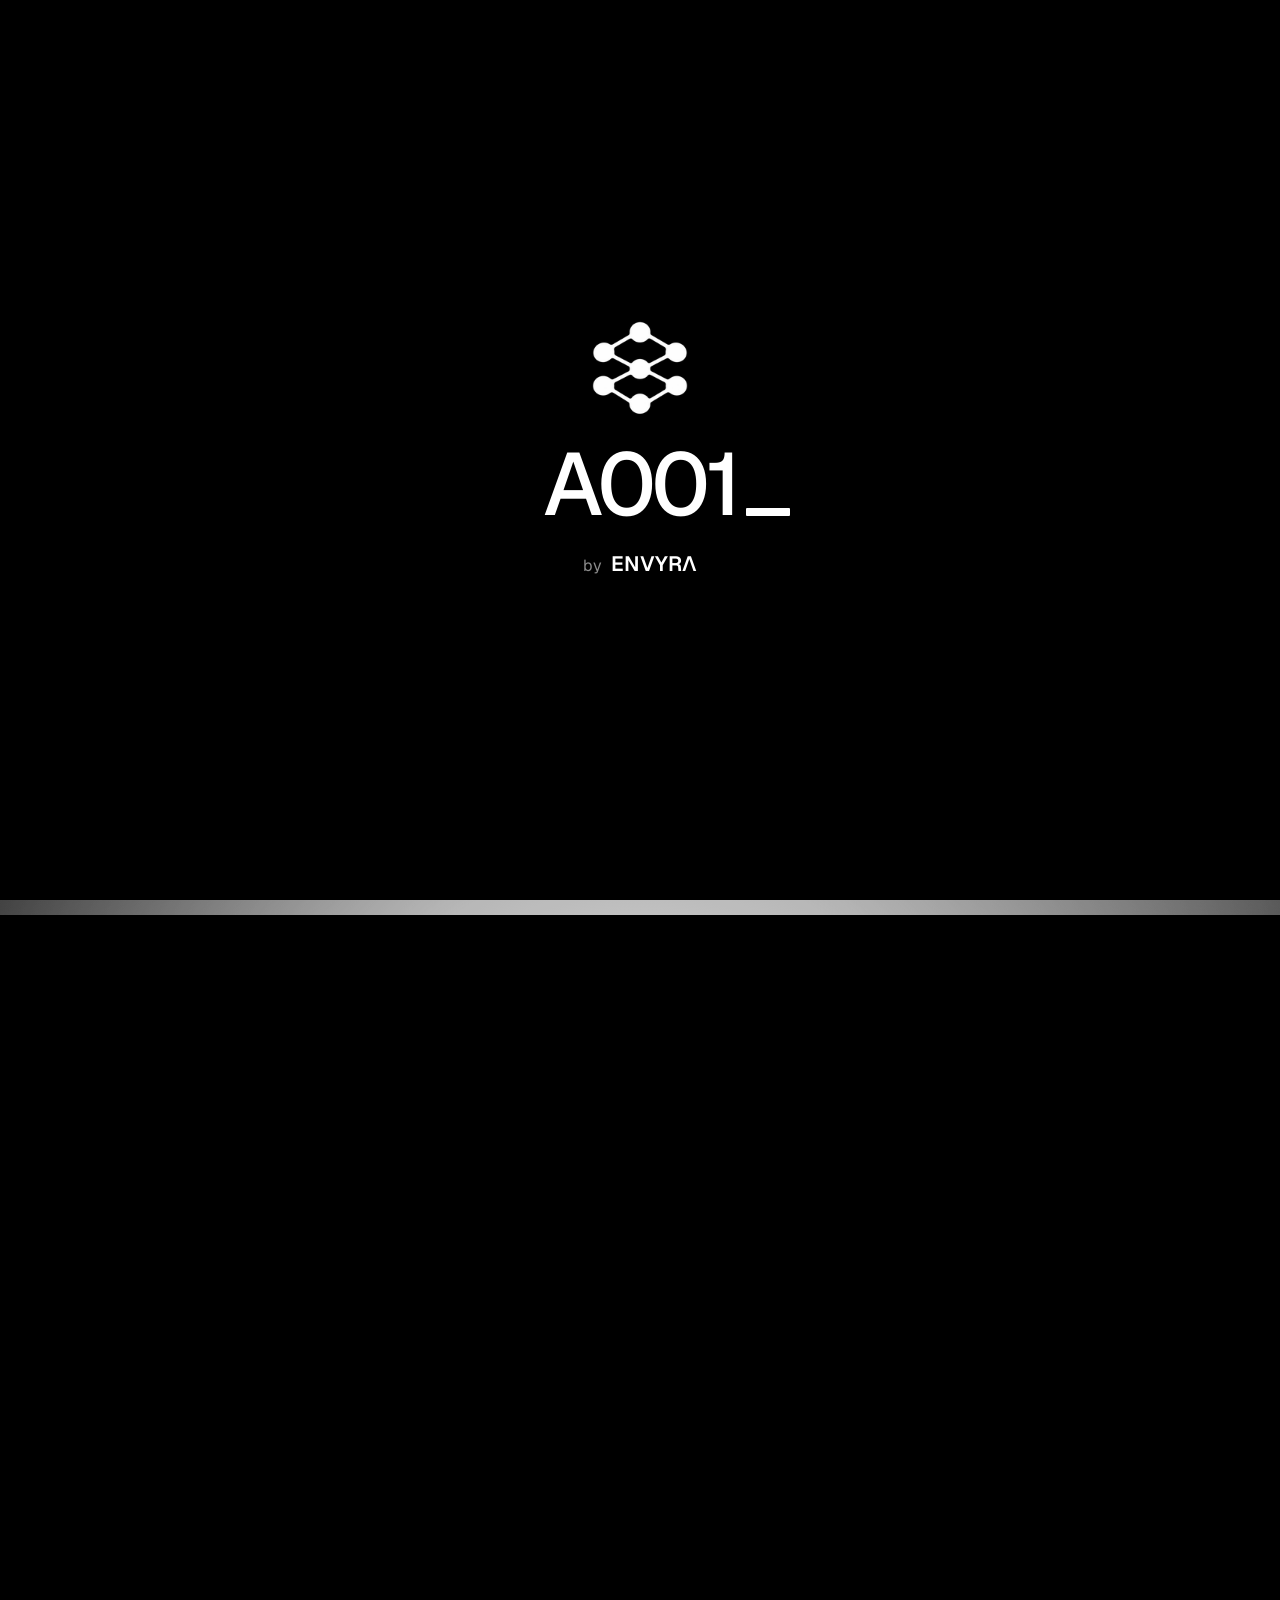
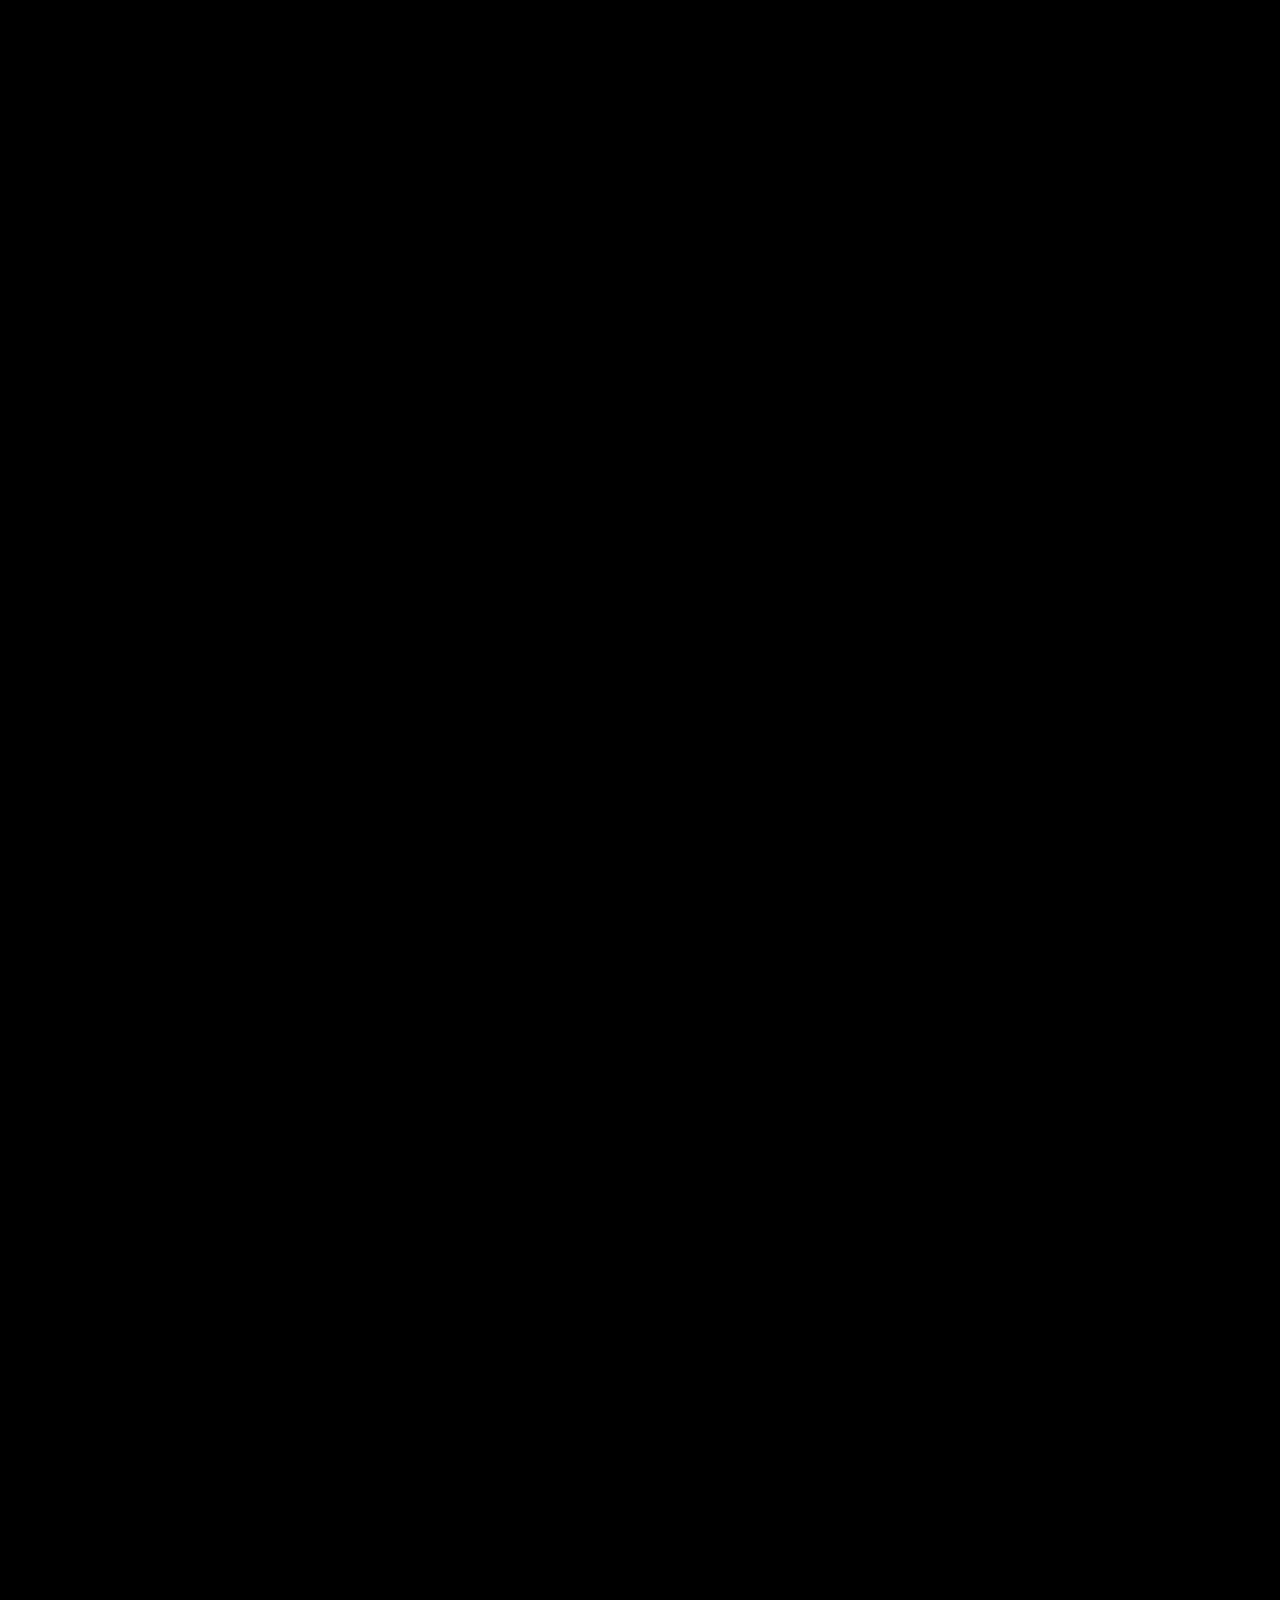
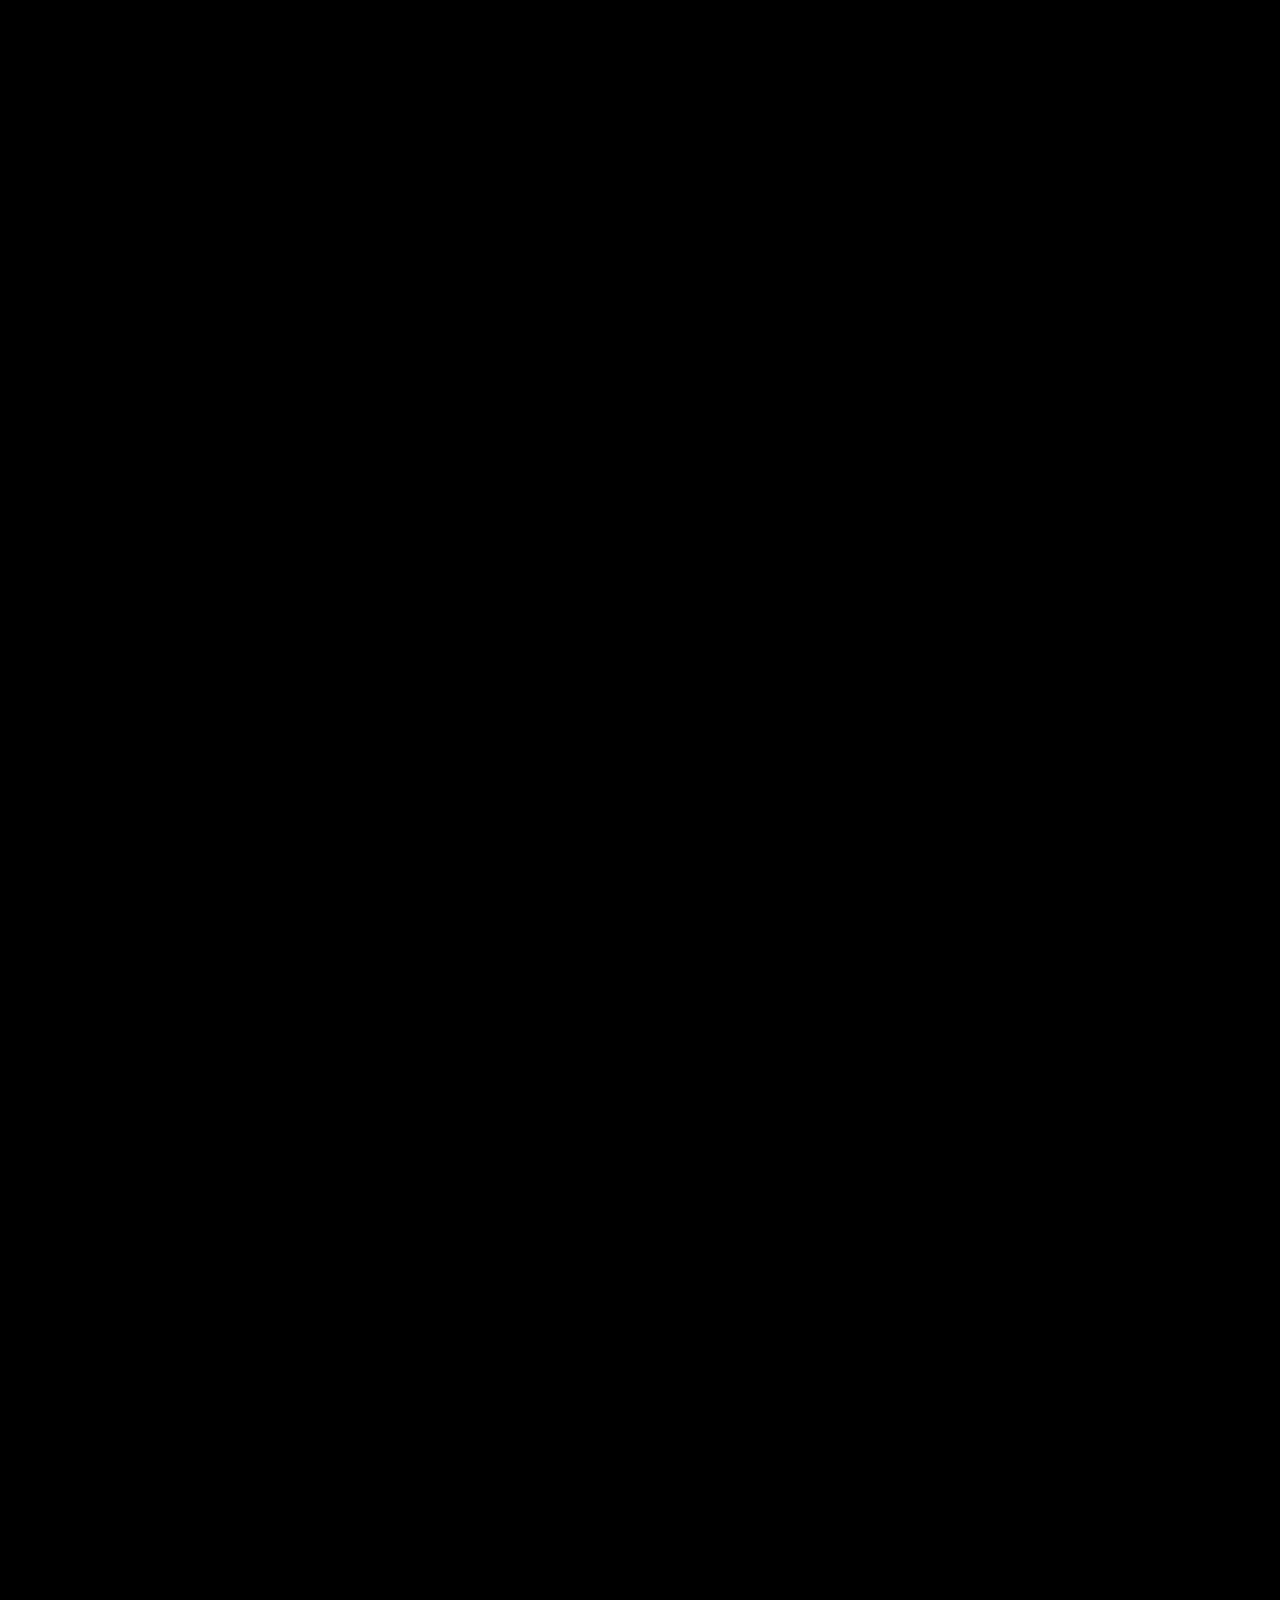
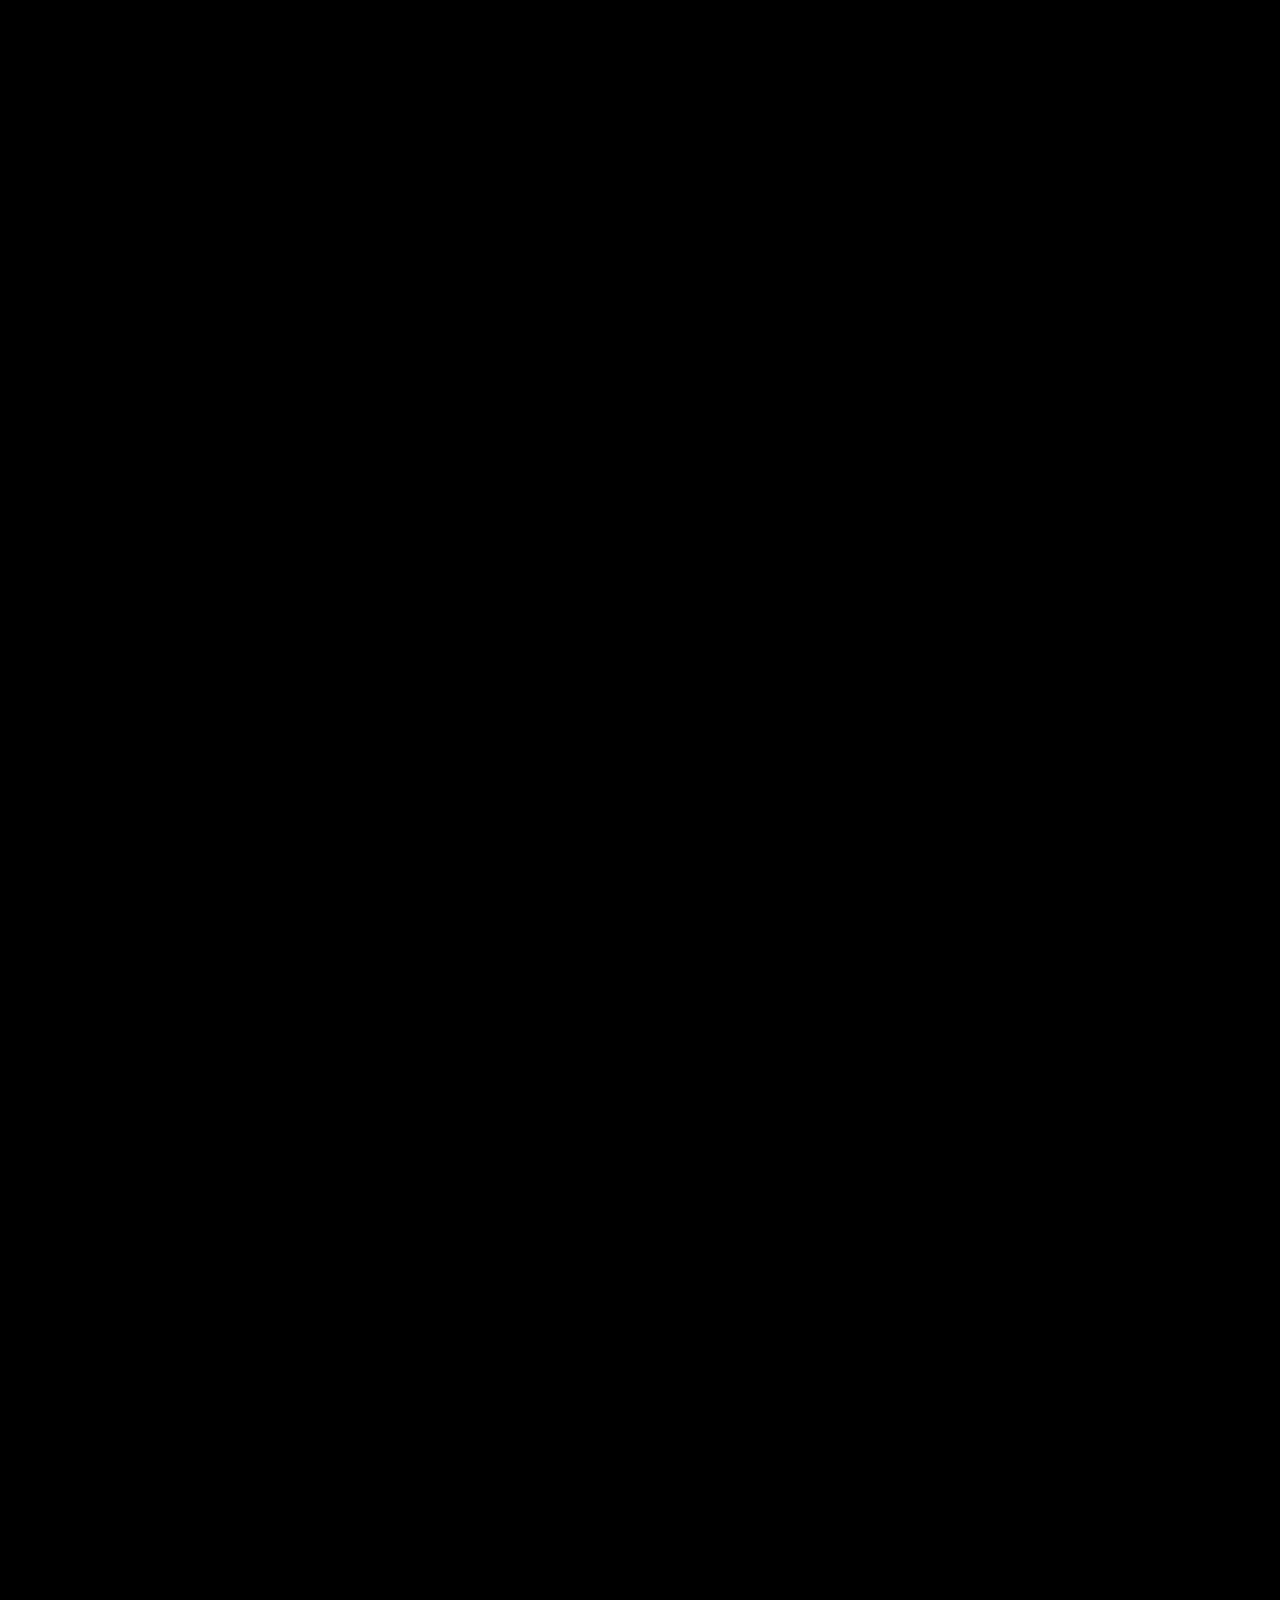
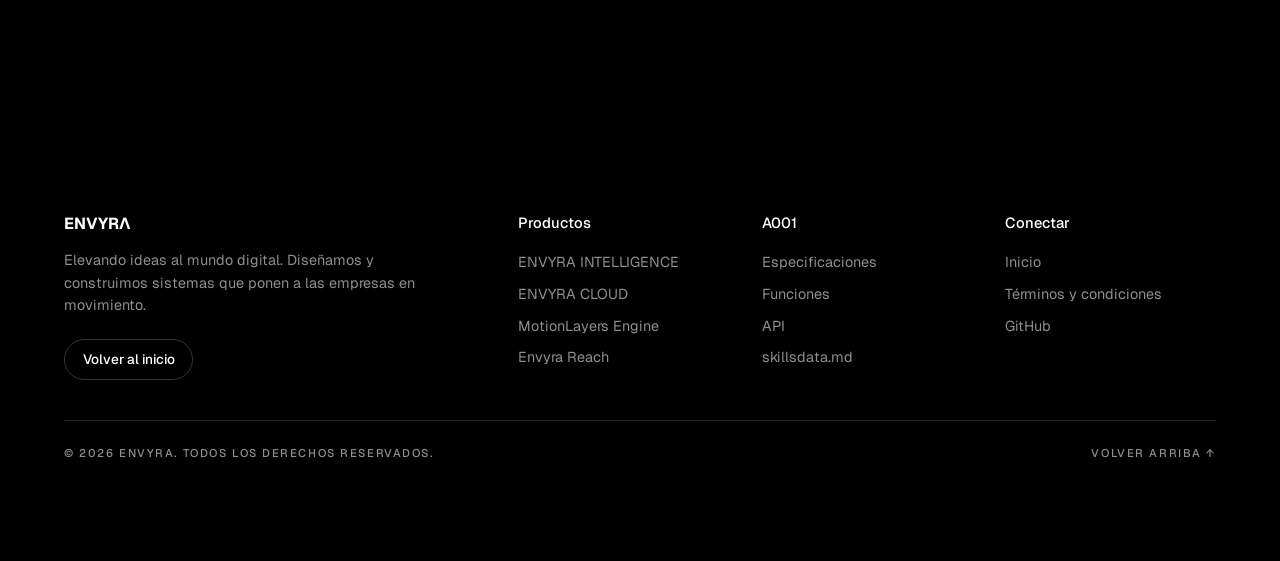
<file: A001/a001-specs.html>
<!DOCTYPE html>
<html lang="es"><head><meta charset="utf-8">
<meta name="viewport" content="width=device-width, initial-scale=1, viewport-fit=cover">
<title>A001 · Especificaciones | Envyra</title>
<meta name="description" content="Especificaciones técnicas de A001, la inteligencia artificial de ENVYRA, y descarga de skillsdata.md.">
<meta name="theme-color" content="#000000"><meta name="color-scheme" content="dark">
<link rel="icon" type="image/png" href="[data-uri]"><link rel="apple-touch-icon" href="[data-uri]">
<link rel="preconnect" href="https://fonts.googleapis.com"><link rel="preconnect" href="https://fonts.gstatic.com" crossorigin>
<link href="https://fonts.googleapis.com/css2?family=Geist:wght@300;400;500;600&family=Geist+Mono:wght@400;500&family=Instrument+Serif:ital@1&display=swap" rel="stylesheet">
<noscript><style>.r{opacity:1!important;transform:none!important;filter:none!important}</style></noscript>
<style>
:root{--bg:#000;--fg:#fff;--mut:rgba(255,255,255,.56);--ln:rgba(255,255,255,.14);--ease:cubic-bezier(.16,1,.3,1);--pad:clamp(1.25rem,5vw,4rem);--np:clamp(1.25rem,5vw,4rem)}
*,*::before,*::after{box-sizing:border-box;margin:0}
html{background:var(--bg)}
body{background:var(--bg);color:var(--fg);font-family:'Inter',system-ui,sans-serif;line-height:1.55;-webkit-font-smoothing:antialiased;overflow-x:hidden}
a{color:inherit;text-decoration:none}button{font:inherit;color:inherit;background:none;border:0;cursor:pointer}
:focus-visible{outline:1px solid var(--fg);outline-offset:3px}
.w{max-width:76rem;margin:0 auto}
.mono{font-weight:500;font-size:.7rem;letter-spacing:.14em;text-transform:uppercase;color:var(--mut)}
nav{position:fixed;inset:0 0 auto;z-index:50;background:#000;border-bottom:1px solid var(--ln);padding:env(safe-area-inset-top,0px) var(--np) 0}
nav .w{display:grid;grid-template-columns:auto 1fr auto;align-items:center;height:3.6rem;gap:1rem}
.nb-logo{justify-self:start;display:inline-flex;align-items:center;font-weight:600;letter-spacing:-.02em;white-space:nowrap}
.nv{display:flex;align-items:center;gap:.15rem;margin-left:1.2rem}
.nv>a,.nv>.pm{padding:.45rem .8rem;border-radius:8px;font-size:.88rem;color:var(--mut);transition:color .3s var(--ease)}
.nv>a:hover,.nv>.pm:hover,.nv>.pm[aria-expanded=true]{color:#fff}
.na{justify-self:end;display:flex;align-items:center;gap:.5rem}
.na .tx{padding:.45rem .7rem;font-size:.86rem;color:var(--mut);transition:color .3s var(--ease);white-space:nowrap}.na .tx:hover{color:#fff}
.na .sep{width:1px;height:1.1rem;background:var(--ln);margin:0 .25rem}
.na .btn{white-space:nowrap;padding:.5rem 1rem;font-size:.84rem}
.nb-burger{display:none;position:relative;width:2.2rem;height:2.2rem;border:1px solid var(--ln);border-radius:99px;color:#fff;transition:border-color .3s var(--ease)}
.nb-burger:hover{border-color:var(--fg)}
.nb-burger i{position:absolute;left:50%;top:50%;width:14px;height:1.5px;background:currentColor;border-radius:2px;transition:transform .45s var(--ease)}
.nb-burger i:nth-child(1){transform:translate(-50%,-4px)}.nb-burger i:nth-child(2){transform:translate(-50%,3px)}
.nb-burger[aria-expanded=true] i:nth-child(1){transform:translate(-50%,-.5px) rotate(45deg)}.nb-burger[aria-expanded=true] i:nth-child(2){transform:translate(-50%,-.5px) rotate(-45deg)}
.mob{position:fixed;left:0;right:0;bottom:0;top:calc(3.6rem + env(safe-area-inset-top,0px));z-index:49;background:#000;border-top:1px solid var(--ln);overflow-y:auto;overscroll-behavior:contain;padding:1.2rem var(--np) calc(1.6rem + env(safe-area-inset-bottom,0px));opacity:0;visibility:hidden;transform:translateY(-6px);transition:opacity .3s var(--ease),transform .3s var(--ease),visibility .3s}
.mob.on{opacity:1;visibility:visible;transform:none}
.mob h4{margin:1.4rem 0 .4rem}.mob h4:first-child{margin-top:0}
.mob-l{display:flex;align-items:center;justify-content:space-between;gap:1rem;padding:.85rem 0;border-bottom:1px solid var(--ln);font-size:1.15rem;font-weight:500;letter-spacing:-.025em}
.mob-l em{font-style:normal;font-weight:500;font-size:.62rem;letter-spacing:.12em;text-transform:uppercase;color:var(--mut);border:1px solid var(--ln);border-radius:99px;padding:.1rem .5rem}
.mob-act{display:grid;gap:.6rem;margin-top:1.8rem}.mob-act .btn{justify-content:center}
@media(max-width:1180px){.na .tx,.na .sep,.na .create-account-btn{display:none}}
@media(max-width:900px){nav .w{grid-template-columns:1fr auto}.nv,.na .g,.na [data-demo],.mm{display:none}.nb-burger{display:block}.na{gap:.4rem}.na .btn{padding:.45rem .85rem}}
@media(max-width:380px){.na .btn{padding:.4rem .7rem;font-size:.78rem}}
@media(min-width:901px){.mob{display:none}}
@media(prefers-reduced-motion:reduce){.mob,.nb-burger i{transition:none}}
.btn{display:inline-flex;align-items:center;gap:.4rem;border:1px solid var(--ln);padding:.55rem 1.1rem;border-radius:99px;font-size:.85rem;font-weight:500;transition:background .4s var(--ease),color .4s var(--ease),border-color .4s var(--ease)}
.btn:hover{border-color:var(--fg)}.btn.w1{background:var(--fg);color:#000;border-color:var(--fg)}.btn.w1:hover{background:transparent;color:var(--fg)}.btn.lg{padding:.8rem 1.5rem;font-size:.92rem}
h1,h2{font-weight:600;letter-spacing:-.04em}h1{font-size:clamp(2.4rem,6.4vw,5rem);line-height:1.02}h2{font-size:clamp(1.8rem,4vw,3.1rem);line-height:1.08}
h1 .m,h2 .m{color:var(--mut)}
section,footer{padding:clamp(4.5rem,11vh,7.5rem) var(--pad);position:relative}
.hero{border:0;padding-top:calc(clamp(6rem,16vh,10rem) + 3.6rem);text-align:center;overflow:hidden}
.hero::before{content:"";position:absolute;inset:0;background:linear-gradient(var(--ln) 1px,transparent 1px) 0 0/80px 80px,linear-gradient(90deg,var(--ln) 1px,transparent 1px) 0 0/80px 80px;opacity:.4;-webkit-mask-image:linear-gradient(#000,transparent 80%);mask-image:linear-gradient(#000,transparent 80%);pointer-events:none}
.hero .w{position:relative}.hero p.sub{max-width:36rem;margin:1.6rem auto 0;color:var(--mut);font-size:clamp(1rem,1.4vw,1.15rem)}
.row{display:flex;flex-wrap:wrap;gap:.8rem}.hero .row{justify-content:center;margin-top:2.2rem}
.pill{display:inline-flex;gap:.7rem;border:1px solid var(--ln);border-radius:99px;padding:.3rem 1rem;margin-bottom:1.8rem;font-size:.78rem;color:var(--mut);transition:border-color .4s var(--ease)}.pill:hover{border-color:var(--fg)}.pill b{color:#fff;font-weight:500}
.bx{position:relative;border:1px solid var(--ln)}.bx::before,.bx::after,.card::before,.card::after{content:"";position:absolute;width:10px;height:10px;border:1px solid var(--fg);opacity:.7}
.bx::before,.card::before{top:-1px;left:-1px;border-right:0;border-bottom:0}.bx::after,.card::after{right:-1px;bottom:-1px;border-left:0;border-top:0}
.pl{display:grid;grid-template-columns:repeat(3,1fr);margin-top:4.5rem;text-align:left;background:#000}
.pl div{padding:1.6rem;border-left:1px solid var(--ln)}.pl div:first-child{border-left:0}.pl b{display:block;font-weight:500;margin:.8rem 0 .4rem}.pl p{color:var(--mut);font-size:.92rem}
@media(max-width:760px){.pl{grid-template-columns:1fr}.pl div{border-left:0;border-top:1px solid var(--ln)}.pl div:first-child{border-top:0}}
.head{max-width:44rem;margin-bottom:3rem}.head p{color:var(--mut);margin-top:1.2rem;max-width:34rem}.head .row{margin-top:1.8rem}
.grid{display:grid;grid-template-columns:repeat(auto-fit,minmax(min(100%,300px),1fr));gap:1px;background:var(--ln);border:1px solid var(--ln);margin-top:2rem}
.card{background:#000;padding:1.8rem;position:relative;display:flex;flex-direction:column;transition:background .5s var(--ease)}a.card:hover{background:#0b0b0b}
.card h3{font-weight:500;font-size:1.2rem;letter-spacing:-.02em;margin:.9rem 0 .6rem}.card p{color:var(--mut);font-size:.93rem}.card .go{margin-top:auto;padding-top:1.6rem;color:#fff}
.steps{display:grid;grid-template-columns:repeat(auto-fit,minmax(180px,1fr));gap:2rem}.steps div{border-top:1px solid var(--ln);padding-top:1.2rem}
.steps b{display:block;font-weight:500;margin:.6rem 0 .4rem}.steps p{color:var(--mut);font-size:.92rem}
footer{display:grid;grid-template-columns:2fr 1fr 1fr 1fr;gap:2.5rem 2rem}footer .w{display:contents}
@media(max-width:820px){footer{grid-template-columns:1fr 1fr}.f1{grid-column:1/-1}}
footer h3{margin-bottom:1rem;font-weight:500;font-size:.92rem}footer ul{padding:0}footer li{list-style:none;margin-bottom:.6rem;color:var(--mut);font-size:.9rem}footer li a:hover,footer li button:hover{color:#fff}
footer p{color:var(--mut);font-size:.9rem;max-width:22rem;margin:.8rem 0 1.4rem}.fb{grid-column:1/-1;display:flex;justify-content:space-between;flex-wrap:wrap;gap:1rem;border-top:1px solid var(--ln);padding-top:1.5rem}
.ct{display:flex;justify-content:space-between;align-items:center}.ic{width:24px;height:24px;fill:none;stroke:#fff;stroke-width:1.4;stroke-linecap:round;stroke-linejoin:round;flex:none;opacity:.9}.lm{width:18px;height:18px;flex:none}nav b,footer b{display:inline-flex;align-items:center;gap:.55rem}
.r{opacity:0;transform:translateY(16px);transition:opacity .9s var(--ease),transform .9s var(--ease)}.r.on{opacity:1;transform:none}
@media(prefers-reduced-motion:reduce){html{scroll-behavior:auto}*{transition:none!important}.r{opacity:1;transform:none}}
@media(max-width:900px){.pt-wall{grid-template-columns:repeat(2,minmax(0,1fr))}}

section[id]{scroll-margin-top:3.6rem}
.hero h1{font-size:clamp(2.3rem,5.6vw,4.6rem);max-width:19ch;margin-inline:auto;text-wrap:balance}
.hero p.sub{text-wrap:balance}
.hero .pl{max-width:64rem;margin-inline:auto}
.tb{width:100%;border-collapse:collapse;font-size:.92rem}.tbw{overflow-x:auto;margin-top:2rem}
.tb th{text-align:left;padding:.9rem 1.2rem;font-weight:500;font-size:.7rem;letter-spacing:.14em;text-transform:uppercase;color:var(--mut);border-bottom:1px solid var(--ln);white-space:nowrap}
.tb td{padding:.9rem 1.2rem;border-bottom:1px solid var(--ln);color:var(--mut);vertical-align:top}.tb tr:last-child td{border-bottom:0}.tb td:first-child{color:#fff}
code{font-family:ui-monospace,SFMono-Regular,Menlo,Consolas,monospace;font-size:.84em;color:#fff;border:1px solid var(--ln);border-radius:6px;padding:.05rem .4rem}
.cb{margin-top:1.2rem;background:#000}.cb .mono{display:flex;justify-content:space-between;padding:.9rem 1.2rem;border-bottom:1px solid var(--ln)}
pre{margin:0;padding:1.2rem;overflow-x:auto;font:.8rem/1.7 ui-monospace,SFMono-Regular,Menlo,Consolas,monospace;color:rgba(255,255,255,.82)}
.fh{display:flex;flex-wrap:wrap;gap:.8rem;align-items:center;justify-content:space-between;padding:.9rem 1.2rem;border-bottom:1px solid var(--ln)}
.fh b{font-weight:500}.fh .mono{margin-left:.7rem}.fh .row{gap:.5rem}.fh .btn{padding:.4rem .9rem;font-size:.8rem}
.fv{max-height:26rem;overflow:auto;background:#000}.fv pre{white-space:pre-wrap;word-break:break-word}
.fi{display:flex;flex-wrap:wrap;gap:.6rem 1.8rem;padding:.9rem 1.2rem;border-top:1px solid var(--ln)}
.sp{display:grid;grid-template-columns:1fr 1fr;gap:3rem}.sp>div{display:flex;flex-direction:column}.sp .head{margin-bottom:0}@media(max-width:820px){.sp{grid-template-columns:1fr}}
#t{position:fixed;left:50%;bottom:calc(1.5rem + env(safe-area-inset-bottom,0px));transform:translate(-50%,14px);z-index:90;background:#000;border:1px solid var(--fg);border-radius:99px;padding:.6rem 1.2rem;font-size:.85rem;opacity:0;pointer-events:none;transition:opacity .4s var(--ease),transform .4s var(--ease)}#t.on{opacity:1;transform:translate(-50%,0)}

/* ===== Homogeneización con el diseño de la app A001 ===== */
:root{--ease:cubic-bezier(.22,1,.36,1);--spring:cubic-bezier(.34,1.4,.5,1);--font:Geist,Inter,system-ui,-apple-system,sans-serif;--rad:22px;
--glass:linear-gradient(160deg,rgba(255,255,255,.09),rgba(255,255,255,0) 42%),rgba(10,10,10,.62)}
body{font-family:var(--font)}
:focus-visible{outline:2px solid #fff;outline-offset:2px}
h1,h2{font-weight:400;letter-spacing:-.045em}
.hero h1{line-height:1.04}
/* resplandor de horizonte (reemplaza la cuadrícula del hero) */
.hero::before{inset:-10% -10% -4%;opacity:.5;background:radial-gradient(50% 42% at 50% 104%,#fff 0,#e6e6e6 30%,rgba(255,255,255,0) 100%),radial-gradient(40% 52% at 14% 82%,#2e2e2e,rgba(46,46,46,0) 100%),radial-gradient(46% 48% at 86% 74%,#6e6e6e,rgba(110,110,110,0) 100%),radial-gradient(60% 50% at 50% 100%,#a8a8a8,rgba(168,168,168,0) 100%);-webkit-mask-image:linear-gradient(to top,#000 52%,transparent 90%);mask-image:linear-gradient(to top,#000 52%,transparent 90%);animation:drift 16s ease-in-out infinite alternate}
@keyframes drift{to{transform:translate3d(-3%,-2%,0) scale(1.07)}}
/* logo: anillo con esfera */
.ring{width:20px;height:20px;border-radius:50%;border:1.5px solid #fff;display:grid;place-items:center;flex:none}
.ring::after{content:"";width:7px;height:7px;border-radius:50%;background:radial-gradient(circle at 35% 30%,#fff,#aaa 60%,#444)}
nav b .sl{color:var(--mut);font-weight:400}
.orb{flex:none;width:13px;height:13px;border-radius:50%;border:1.5px solid currentColor;display:grid;place-items:center;align-self:center;animation:breathe 4.5s ease-in-out infinite}
.orb::after{content:"";width:4px;height:4px;border-radius:50%;background:currentColor}
@keyframes breathe{50%{transform:scale(1.14);opacity:.72}}
/* superficies de vidrio */
nav{background:rgba(0,0,0,.55);-webkit-backdrop-filter:blur(24px) saturate(1.6);backdrop-filter:blur(24px) saturate(1.6);border-bottom-color:rgba(255,255,255,.1)}
.mob{background:rgba(10,10,10,.74);-webkit-backdrop-filter:blur(30px) saturate(1.5);backdrop-filter:blur(30px) saturate(1.5)}
.bx{border-radius:var(--rad);overflow:hidden;border-color:rgba(255,255,255,.14)}
.bx::before,.bx::after,.card::before,.card::after{display:none}
.pl{background:var(--glass);-webkit-backdrop-filter:blur(34px) saturate(1.8);backdrop-filter:blur(34px) saturate(1.8)}
.grid{gap:.75rem;background:none;border:0}
.card{background:var(--glass);border:1px solid rgba(255,255,255,.14);border-radius:var(--rad)}
a.card:hover,.card:hover{border-color:rgba(255,255,255,.3)}
.cb,.fv{background:transparent}
.tb th{background:rgba(255,255,255,.04)}
/* botones y chips como los del chat */
.btn{border-color:rgba(255,255,255,.2)}
.btn.w1{background:#fff;color:#0a0a0a}
.pill,.mob-l em{background:rgba(255,255,255,.07);border-color:rgba(255,255,255,.16)}
.pill{align-items:center}
code{background:rgba(255,255,255,.1);border:0;font-family:'Geist Mono',ui-monospace,Menlo,monospace}
pre{font-family:'Geist Mono',ui-monospace,Menlo,monospace}
#t{background:rgba(20,20,20,.9);-webkit-backdrop-filter:blur(14px);backdrop-filter:blur(14px);border-color:rgba(255,255,255,.16)}
/* entrada con desenfoque, igual que el saludo de la app */
.r{filter:blur(10px);transition:opacity 1.1s var(--ease),transform 1.1s var(--ease),filter 1.1s var(--ease)}
.r.on{filter:none}
.card.r,.bx.r{transition:opacity 1.1s var(--ease),transform 1.1s var(--ease),filter 1.1s var(--ease),border-color .4s,background .5s}
@media(prefers-reduced-motion:reduce){.hero::before,.orb{animation:none}.r{filter:none}}

/* ===== Animaciones y scroll inercial (estilo A001) ===== */
@media(prefers-reduced-motion:no-preference){html{scroll-behavior:smooth}}
html.introing{overflow:hidden}
.grid .card.r{transition-delay:calc(var(--i,0)*70ms),calc(var(--i,0)*70ms),calc(var(--i,0)*70ms),0s,0s}
.steps div.r{transition-delay:calc(var(--i,0)*90ms)}
/* foco de luz que sigue al cursor (como el compositor) */
.card{isolation:isolate}
.card::before{display:block;top:0;left:0;right:0;bottom:0;width:auto;height:auto;border:0;border-radius:inherit;z-index:-1;pointer-events:none;opacity:0;background:radial-gradient(240px 150px at var(--mx,50%) var(--my,0%),rgba(255,255,255,.16),rgba(255,255,255,0) 72%);transition:opacity .7s var(--ease)}
.card:hover::before{opacity:1}
/* borde de luz animado en la franja de novedades */
.pl::after{display:block;top:0;left:0;right:0;bottom:0;width:auto;height:auto;border:0;opacity:1;padding:1.25px;border-radius:inherit;pointer-events:none;background:linear-gradient(135deg,rgba(255,255,255,.95) 0%,rgba(255,255,255,.12) 28%,rgba(255,255,255,.05) 56%,rgba(255,255,255,.55) 100%) 0 0/220% 220%;-webkit-mask:linear-gradient(#000 0 0) content-box,linear-gradient(#000 0 0);-webkit-mask-composite:xor;mask:linear-gradient(#000 0 0) content-box,linear-gradient(#000 0 0);mask-composite:exclude;animation:rim 11s ease-in-out infinite alternate}
@keyframes rim{to{background-position:100% 100%}}
/* botones con resorte */
.btn,.pill{transition:background .4s var(--ease),color .4s var(--ease),border-color .4s var(--ease),transform .7s var(--spring)}
.btn:hover,.pill:hover{transform:translateY(-2px)}.btn:active,.pill:active{transform:scale(.94)}
/* presentación A001 by ENVYRΛ */
.intro{display:none;position:fixed;inset:0;z-index:1000;place-items:center;background:#000;cursor:pointer;transition:opacity .9s var(--ease),visibility .9s,transform 1.1s var(--ease)}
html.introing .intro{display:grid}
.intro.out{opacity:0;visibility:hidden;transform:scale(1.04);pointer-events:none}
.intro-in{display:flex;flex-direction:column;align-items:center;gap:clamp(12px,2.4vw,20px);padding:24px;text-align:center}
.intro-logo{display:flex;flex-direction:column;align-items:center;gap:clamp(14px,3vw,24px);opacity:0;filter:blur(14px);transform:translateY(14px) scale(.96);animation:iLogo 1.4s .25s var(--ease) forwards}
.intro-ring{width:clamp(60px,14vw,96px);aspect-ratio:1;border-radius:50%;border:2.5px solid #fff;display:grid;place-items:center}
.intro-ring::after{content:"";width:34%;aspect-ratio:1;border-radius:50%;background:radial-gradient(circle at 35% 30%,#fff,#aaa 60%,#444);animation:breathe 3.2s 1.6s ease-in-out infinite}
.intro-name{position:relative;display:inline-block;font-size:clamp(46px,13vw,88px);font-weight:500;letter-spacing:-.05em;line-height:1}
.intro-cur{position:absolute;left:100%;bottom:.14em;margin-left:.1em;width:.5em;height:.085em;background:#fff;border-radius:1px;animation:iBlink 1.05s steps(1) infinite}
.intro-by{font-size:clamp(13px,2.8vw,16px);letter-spacing:.02em;color:rgba(255,255,255,.55);opacity:0;transform:translateY(8px);animation:iBy 1.1s 1.25s var(--ease) forwards}
.intro-by b{color:#fff;font-weight:600;font-size:1.3em;letter-spacing:0;margin-left:.2em}
@keyframes iLogo{to{opacity:1;filter:blur(0);transform:none}}
@keyframes iBy{to{opacity:1;transform:none}}
@keyframes iBlink{0%,55%{opacity:1}56%,100%{opacity:0}}
@media(prefers-reduced-motion:reduce){.pl::after,.intro-ring::after,.intro-cur{animation:none}.card::before{display:none}.btn:hover,.pill:hover{transform:none}}

/* ===== Superficies planas: sin resplandores ni brillos ===== */
:root{--glass:#080808}
.hero::before{display:none}
.card::before{display:none}
.pl::after{display:none}
.card,.pl{background:#080808}
/* ===== Sección: Di hola a A001 ===== */
.hola{max-width:46rem;text-align:center}
.hola h2{font-size:clamp(2.2rem,5.6vw,4.4rem)}
.hola p{color:var(--mut);margin:1rem auto 0;max-width:30rem}
.ask{display:flex;align-items:flex-end;gap:.6rem;margin:2.2rem auto 0;padding:.7rem .7rem .7rem 1.4rem;border:1px solid rgba(255,255,255,.16);border-radius:30px;background:#0b0b0b;text-align:left;transition:border-color .4s var(--ease),opacity 1.1s var(--ease),transform 1.1s var(--ease),filter 1.1s var(--ease)}
.ask:focus-within{border-color:rgba(255,255,255,.5)}
.ask textarea{flex:1;min-width:0;resize:none;border:0;outline:0;background:transparent;color:#fff;font:inherit;font-size:16px;line-height:1.5;padding:.55rem 0;max-height:200px}
.ask textarea::placeholder{color:rgba(255,255,255,.4)}
.ask-go{flex:none;width:2.6rem;height:2.6rem;border-radius:50%;background:#fff;color:#0a0a0a;display:grid;place-items:center;transition:opacity .3s,transform .7s var(--spring)}
.ask-go:disabled{opacity:.25;cursor:not-allowed}.ask-go:not(:disabled):hover{transform:translateY(-2px)}.ask-go:not(:disabled):active{transform:scale(.92)}
.ask-go svg{width:18px;height:18px;fill:none;stroke:currentColor;stroke-width:2;stroke-linecap:round;stroke-linejoin:round}
.ask-chips{display:flex;flex-wrap:wrap;justify-content:center;gap:.5rem;margin-top:1.2rem}
.ask-chips button{border:1px solid rgba(255,255,255,.16);border-radius:99px;padding:.45rem 1rem;font-size:.82rem;color:var(--mut);transition:color .3s var(--ease),border-color .3s var(--ease),transform .7s var(--spring)}
.ask-chips button:hover{color:#fff;border-color:rgba(255,255,255,.4);transform:translateY(-1px)}.ask-chips button:active{transform:scale(.94)}

/* ===== Logo de A001 (mismo mapeo de imagen que la app) ===== */
:root{--logo:url('[data-uri]')}
.ring,.orb,.intro-ring{border:0!important;border-radius:0!important;background:currentColor;-webkit-mask:var(--logo) center/contain no-repeat;mask:var(--logo) center/contain no-repeat}
.ring::after,.orb::after,.intro-ring::after{display:none}
.ring{width:22px;height:22px;color:#fff}
.orb{width:16px;height:16px}
/* ===== Gradiente de horizonte de A001 (sin sombras, sin brillos) ===== */
.hero::before{display:block;opacity:.8}
.pl{background:rgba(8,8,8,.6)}
</style></head></head><body>
<div class="intro" id="intro" aria-hidden="true"><div class="intro-in"><div class="intro-logo"><i class="intro-ring"></i><span class="intro-name">A001<i class="intro-cur"></i></span></div><div class="intro-by">by <b>ENVYRΛ</b></div></div></div>
<nav aria-label="Principal"><div class="w"><a class="nb-logo" href="index.html" aria-label="Envyra, inicio"><b><i class="ring"></i>ENVYRΛ<span class="sl">/ A001</span></b></a>
<div class="nv"><a href="#specs">Especificaciones</a><a href="#funciones">Funciones</a><a href="#api">API</a><a href="#config">Configuración</a></div>
<div class="na"><a class="tx" href="index.html">Inicio</a><span class="sep" aria-hidden="true"></span><button type="button" class="btn w1" data-dl>Descargar</button><button type="button" class="nb-burger" id="nbBurger" aria-expanded="false" aria-controls="mob" aria-label="Abrir menú"><i></i><i></i></button></div></div></nav>
<div class="mob" id="mob"><h4 class="mono">A001</h4><a class="mob-l" href="#specs">Especificaciones</a><a class="mob-l" href="#funciones">Funciones</a><a class="mob-l" href="#api">API</a><a class="mob-l" href="#config">Configuración</a><a class="mob-l" href="#descarga">Descargar <em>.md</em></a><div class="mob-act"><button type="button" class="btn w1 lg" data-dl>Descargar skillsdata.md</button><a class="btn lg" href="index.html">Volver al inicio</a></div></div>
<main>
<section class="hero" id="inicio"><div class="w">
<a class="pill r" href="#novedades"><i class="orb"></i><b>Nuevo</b><span>Core 1.4.0 ya está disponible ↓</span></a>
<h1 class="r">A001, el agente de inteligencia artificial <span class="m">de ENVYRΛ.</span></h1>
<p class="sub r">Más cercano, con Modo exterior y con el contexto de cada función. Esto es todo lo que trajo la última actualización.</p>
<div class="row r"><button type="button" class="btn w1 lg" data-dl>Descargar skillsdata.md</button><a class="btn lg" href="#specs">Ver especificaciones</a></div>
<div class="pl bx r" id="novedades">
<div><span class="ct"><span class="mono">Nuevo</span><svg class="ic" viewBox="0 0 24 24" aria-hidden="true"><circle cx="12" cy="12" r="9"/><path d="M3 12h18M12 3c2.5 2.7 3.8 5.7 3.8 9s-1.3 6.3-3.8 9c-2.5-2.7-3.8-5.7-3.8-9S9.5 5.7 12 3z"/></svg></span><b>Modo exterior</b><p>Búsqueda en internet con una animación de escaneo y fuentes citadas.</p></div>
<div><span class="ct"><span class="mono">Mejorado</span><svg class="ic" viewBox="0 0 24 24" aria-hidden="true"><path d="M12 3l2.6 5.6L21 9.5l-4.5 4.3 1.1 6.2L12 17l-5.6 3 1.1-6.2L3 9.5l6.4-.9L12 3z"/></svg></span><b>Personalidad y contexto</b><p>Tono cercano y amigable, y conocimiento de cada función del chat.</p></div>
<div><span class="ct"><span class="mono">Quitado</span><svg class="ic" viewBox="0 0 24 24" aria-hidden="true"><path d="M5 12h14"/><circle cx="12" cy="12" r="9"/></svg></span><b>Conectores</b><p>Menos piezas: el chat va directo al núcleo de A001.</p></div>
</div></div></section>

<section id="hola"><div class="w hola"><h2 class="r">Di hola a <span class="m">A001!</span></h2><p class="r">Escribí tu primer mensaje y seguimos la conversación en el chat.</p>
<form class="ask r" id="ask" autocomplete="off"><textarea id="askIn" rows="1" placeholder="Escribí algo para empezar…" aria-label="Mensaje para A001" maxlength="4000"></textarea><button class="ask-go" id="askGo" type="submit" aria-label="Enviar a A001" disabled><svg viewBox="0 0 24 24" aria-hidden="true"><path d="M12 19V5M6 11l6-6 6 6"/></svg></button></form>
<div class="ask-chips r"><button type="button" data-p="Ayudame a desarrollar una idea desde cero.">Idea</button><button type="button" data-p="Analizá este problema y proponé una solución paso a paso.">Problema</button><button type="button" data-p="Ayudame a escribir un texto claro y profesional.">Contenido</button><button type="button" data-p="Explicame un tema complejo de forma sencilla, con ejemplos.">Aprender</button></div></div></section>

<section id="specs"><div class="w"><div class="head r"><span class="mono">Especificaciones</span><h2>Lo que hay <span class="m">bajo el motor.</span></h2><p>Datos del core y de la interfaz.</p></div>
<div class="grid"><div class="card r"><span class="mono">Core</span><h3>ENVYRA A001 1.4.0</h3><p>Edge Function clever-action en Supabase, con reintentos y paso automático entre modelos.</p></div><div class="card r"><span class="mono">Modelo</span><h3>nemotron-3.5-super-vl:free</h3><p>Multimodal vía OpenRouter. El modelo principal y los respaldos se configuran por secrets.</p></div><div class="card r"><span class="mono">Idioma</span><h3>Español rioplatense</h3><p>Voseo, tono cercano y amigable, sin perder precisión.</p></div><div class="card r"><span class="mono">Visión</span><h3>PNG · JPG · WEBP · GIF</h3><p>Lee y describe imágenes. Hasta 3 por mensaje en el chat; no las genera.</p></div><div class="card r"><span class="mono">Modo exterior</span><h3>Búsqueda en internet</h3><p>Fuentes citadas y tope por hora. Pide tu zona si buscás algo cercano.</p></div><div class="card r"><span class="mono">Contexto</span><h3>Conoce cada función</h3><p>Recibe el estado del Modo exterior en cada consulta y explica cada función.</p></div></div><div class="tbw bx r"><table class="tb"><tr><th>Límite del core</th><th>Valor</th></tr><tr><td>Tokens de salida</td><td>6.000</td></tr><tr><td>Mensaje del usuario</td><td>hasta 20.000 caracteres</td></tr><tr><td>Historial al modelo</td><td>20 turnos · 60.000 caracteres</td></tr><tr><td>Imágenes por pedido</td><td>hasta 4</td></tr><tr><td>Intentos por modelo</td><td>2 (45 s; 70 s con búsqueda)</td></tr><tr><td>Tiempo total</td><td>110 s</td></tr><tr><td>Búsquedas del Modo exterior</td><td>20 por usuario por hora</td></tr></table></div></div></section>

<section id="funciones"><div class="w"><div class="head r"><span class="mono">Funciones</span><h2>Todo lo que A001 <span class="m">conoce y explica.</span></h2><p>Cada función del chat, para guiarte cuando preguntes “¿cómo hago…?”.</p></div>
<div class="grid"><div class="card r"><span class="mono">Cuenta</span><h3>ENVYRA ID</h3><p>Inicio de sesión, registro y recuperación de contraseña.</p></div><div class="card r"><span class="mono">Historial</span><h3>Conversaciones</h3><p>Se guardan en el dispositivo, por cuenta. Nueva conversación con Ctrl/Cmd + K.</p></div><div class="card r"><span class="mono">Atajos</span><h3>Idea · Problema · Contenido · Aprender</h3><p>Mensajes de arranque en un toque.</p></div><div class="card r"><span class="mono">Imágenes</span><h3>Adjuntar, pegar o arrastrar</h3><p>Para que A001 las analice y responda sobre ellas.</p></div><div class="card r"><span class="mono">Personalizar</span><h3>Temas y colores</h3><p>Intensidad, cristal, redondeo, animación, ondas, cuadrícula y tipografía.</p></div><div class="card r"><span class="mono">Voz</span><h3>Micrófono y lectura</h3><p>Voz, velocidad, tono, leer respuestas y modo conversación.</p></div><div class="card r"><span class="mono">Teclado</span><h3>Ctrl/Cmd + K · / · Esc</h3><p>Nueva conversación, enfocar el texto, cerrar paneles y detener la voz.</p></div><div class="card r"><span class="mono">Límites</span><h3>Lo que no tiene</h3><p>Sin conectores, sin documentos adjuntos, sin memoria entre conversaciones.</p></div></div></div></section>

<section id="flujo"><div class="w"><div class="head r"><span class="mono">Flujo</span><h2>Del mensaje <span class="m">a la respuesta.</span></h2></div><div class="steps"><div class="r"><span class="mono">01</span><b>Mensaje</b><p>El usuario escribe, adjunta imágenes o activa el Modo exterior.</p></div><div class="r"><span class="mono">02</span><b>Core</b><p>Valida el pedido y arma el hilo de la conversación.</p></div><div class="r"><span class="mono">03</span><b>Modelo</b><p>Responde; si falla, pasa al respaldo.</p></div><div class="r"><span class="mono">04</span><b>Respuesta</b><p>Texto, fuentes y estado del Modo exterior.</p></div></div></div></section>

<section id="api"><div class="w"><div class="head r"><span class="mono">API</span><h2>Un endpoint, <span class="m">sesión de ENVYRA ID.</span></h2><p>Si ningún modelo responde, devuelve 502 con un campo <code>code</code> que resume la causa.</p></div>
<div class="sp"><div class="bx cb r"><span class="mono"><span>POST /functions/v1/clever-action</span><span>Pedido</span></span><pre>{
  "message": "¿Dónde puedo comer cerca de Palermo?",
  "messages": [ { "role": "user", "content": "..." } ],
  "web": true
}</pre></div><div class="bx cb r"><span class="mono"><span>Respuesta 200</span><span>JSON</span></span><pre>{
  "success": true,
  "service": "ENVYRA A001",
  "version": "1.4.0",
  "reply": "...",
  "sources": [ { "title": "...", "url": "..." } ],
  "web_used": true,
  "web_notice": null
}</pre></div></div></div></section>

<section id="config"><div class="w"><div class="head r"><span class="mono">Configuración</span><h2>Secrets <span class="m">en Supabase.</span></h2><p>Edge Functions → Secrets. Los modelos gratuitos tienen límites de uso: conviene configurar al menos un respaldo.</p></div><div class="tbw bx r"><table class="tb"><tr><th>Secret</th><th>Función</th><th>Por defecto</th></tr><tr><td><code>OPENROUTER_API_KEY</code></td><td>Clave de OpenRouter (obligatoria)</td><td>—</td></tr><tr><td><code>A001_MODEL</code></td><td>Modelo principal</td><td>nemotron-3.5-super-vl:free</td></tr><tr><td><code>A001_FALLBACK_MODELS</code></td><td>Respaldos, separados por coma</td><td>vacío</td></tr><tr><td><code>A001_WEB_SEARCH</code></td><td><code>off</code> apaga el Modo exterior</td><td>on</td></tr><tr><td><code>A001_SEARCH_ENGINE</code></td><td>Motor de búsqueda</td><td>automático</td></tr><tr><td><code>A001_WEB_PER_HOUR</code></td><td>Tope de búsquedas por usuario</td><td>20</td></tr></table></div></div></section>

<section id="descarga"><div class="w"><div class="head r"><span class="mono">Descarga</span><h2>skillsdata.md <span class="m">toda la actualización.</span></h2><p>Un solo archivo en Markdown con los cambios, la configuración y los pendientes.</p></div>
<div class="bx r"><div class="fh"><span><b>skillsdata.md</b><span class="mono" id="meta"></span></span><div class="row"><button type="button" class="btn" id="cp">Copiar</button><button type="button" class="btn w1" data-dl>Descargar</button></div></div>
<div class="fv"><pre id="raw"></pre></div><div class="fi mono"><span>Markdown</span><span>UTF-8</span><span>Core 1.4.0</span></div></div></div></section>
</main>
<footer><div class="w">
<div class="f1"><b>ENVYRΛ</b><p>Elevando ideas al mundo digital. Diseñamos y construimos sistemas que ponen a las empresas en movimiento.</p><a class="btn" href="index.html">Volver al inicio</a></div>
<div><h3>Productos</h3><ul><li><a href="ENVYRAINTELLIGENCE.html">ENVYRA INTELLIGENCE</a></li><li><a href="envyra-cloud.html">ENVYRA CLOUD</a></li><li><a href="https://envyra23.github.io/MotionLayersEngine-/" target="_blank" rel="noopener">MotionLayers Engine</a></li><li><a href="https://envyra23.github.io/REACH/" target="_blank" rel="noopener">Envyra Reach</a></li></ul></div>
<div><h3>A001</h3><ul><li><a href="#specs">Especificaciones</a></li><li><a href="#funciones">Funciones</a></li><li><a href="#api">API</a></li><li><a href="#descarga">skillsdata.md</a></li></ul></div>
<div><h3>Conectar</h3><ul><li><a href="index.html">Inicio</a></li><li><a href="terminos-y-condiciones.html">Términos y condiciones</a></li><li><a href="https://github.com/envyra23" target="_blank" rel="noopener">GitHub</a></li></ul></div>
<div class="fb mono"><span>© <span id="yr">2026</span> Envyra. Todos los derechos reservados.</span><a href="#inicio">Volver arriba ↑</a></div>
</div></footer>
<div id="t" role="status"></div>
<script>
const MD="# ENVYRA A001 — Datos de la actualización\n\nFecha de la actualización: 13 de noviembre de 2026\nAplicación: A001 by ENVYRA (Beta, archivo `aiupdates.html`)\nCore: ENVYRA A001 Core **1.4.0** (archivo `a001-core.ts`, función `clever-action` en Supabase)\nModelo principal: `nvidia/nemotron-3.5-super-vl:free` (vía OpenRouter)\n\n---\n\n## 1. Resumen de cambios\n\n| Área | Cambio |\n|---|---|\n| App (HTML) | El botón **Web** pasó a llamarse **Modo exterior**, con animación de escaneo y mensaje de bienvenida |\n| App (HTML) | Se eliminaron **todos los conectores** (botones, panel, lógica y avisos) |\n| Core | Personalidad más **amigable y cercana** |\n| Core | Contexto completo de la app: A001 conoce todas las funciones |\n| Core | A001 recibe el **estado del Modo exterior** en cada consulta |\n| Core | Se quitaron las referencias a conectores y Memory Cards |\n| Core | Mejor manejo del error 429 y código de diagnóstico en los 502 |\n\n---\n\n## 2. Modo exterior\n\n### Qué es\nEs el antiguo botón \"Web\". Se encuentra en la barra bajo la caja de texto (chip con ícono de globo). Activa la búsqueda en internet de A001. Por debajo usa la misma herramienta de búsqueda web; solo cambió el nombre y la experiencia.\n\n### Comportamiento al activarlo\n1. Aparece una tarjeta flotante con un radar giratorio, ondas y una barra de progreso.\n2. Muestra el texto \"Escaneando el exterior…\" durante unos 1,7 segundos.\n3. Luego muestra el mensaje: *\"Bienvenido al modo mundo exterior activado, puedes consultarme cosas más específicas como lugares para comer cerca de tu ubicación actual :)\"*\n4. La tarjeta se oculta sola a los 8 segundos.\n\n### Comportamiento al desactivarlo\nLa tarjeta se cierra y aparece el aviso \"Modo exterior desactivado.\"\n\n### Detalles técnicos\n- El estado se guarda en el navegador (clave `envyra_a001_web`), por lo que se recuerda al volver.\n- La animación respeta la preferencia de sistema \"reducir movimiento\".\n- El cliente envía `web: true` al core cuando está activado.\n- Las fuentes usadas se muestran bajo la respuesta, en una fila \"Fuentes\".\n\n### Limitación importante sobre la ubicación\nLa app **no envía la ubicación del usuario** (no usa GPS ni geolocalización del navegador). Por eso el core le indica a A001 que, si le piden algo \"cerca de mí\", **pregunte primero la ciudad o el barrio** y nunca lo adivine. Si se quiere que use la ubicación real, habría que pedir el permiso de geolocalización y enviarla en el pedido (pendiente).\n\n---\n\n## 3. Conectores eliminados\n\nSe quitó por completo la función de conectores (Conector ENVYRA CLOUD, SKILL-001):\n\n- Botón \"Conectores\" de la barra superior.\n- Ícono del enchufe en la esquina superior derecha.\n- Chip \"Conector\" de la barra del chat.\n- Panel lateral de conectores (base de datos, tablas, síntesis, registro de operaciones).\n- Lógica que adjuntaba datos de la base a los mensajes.\n- Aviso \"Datos del conector\" en las respuestas.\n- Estilos y código asociados.\n\nSe conservó la función que reintenta el envío cuando el servidor falla (`postRetry`).\n\nAhora el chat envía únicamente: el mensaje, el historial de la conversación y si el Modo exterior está activado.\n\n---\n\n## 4. Core A001 v1.4\n\n### 4.1 Personalidad\n- Español rioplatense con voseo natural.\n- Tono cálido y conversacional, con humor liviano cuando corresponde.\n- Uno o dos emojis como máximo por respuesta, solo si suman calidez.\n- Empática: si el tema es serio o la persona está mal, baja el tono y acompaña.\n- Celebra los avances y corrige con tacto.\n- **Sin perder precisión:** no adula, no da la razón por quedar bien, no exagera y adapta el estilo al usuario.\n\n### 4.2 Contexto de la aplicación\nEl core incluye una sección donde A001 aprende todas las funciones de la app para poder guiar al usuario:\n\n**Cuenta y acceso**\n- Inicio de sesión con ENVYRA ID (también crear cuenta y recuperar contraseña).\n- Con sesión iniciada, el botón pasa a \"Mi Envyra ID\".\n- \"Cerrar sesión\" al final del menú lateral.\n\n**Chat**\n- Envío con el botón \"Enviar\" o con Enter.\n- Atajos rápidos: **Idea**, **Problema**, **Contenido** y **Aprender**.\n- Las respuestas se muestran con formato (negritas, listas, títulos, bloques de código).\n\n**Historial**\n- Menú lateral con \"Recientes\" y \"Nueva conversación\".\n- Las conversaciones se guardan **en el dispositivo**, separadas por cuenta; pueden no aparecer en otro dispositivo o navegador.\n\n**Imágenes (visión)**\n- Se adjuntan con el botón de imagen, pegando desde el portapapeles o arrastrando.\n- Formatos: PNG, JPG, WEBP y GIF. Hasta 3 por mensaje.\n- A001 puede ver y describir imágenes, pero **no generarlas ni editarlas**.\n\n**Modo exterior**\n- Ver la sección 2.\n\n**Personalizar**\n- Temas predefinidos (Monocromo, Grafito, entre otros).\n- Colores: Resplandor, Contraste, Horizonte, Fondo, Tarjeta de chat y Botón.\n- Ajustes: Intensidad, Cristal, Redondeo y Animación.\n- Interruptores de Ondas y Cuadrícula.\n- Tipografía: Sans, Mono o Serif.\n- Botón \"Restablecer\".\n\n**Voz** (en navegadores compatibles)\n- Micrófono para dictar mensajes.\n- Elección de voz, velocidad y tono, con \"Probar voz\".\n- \"Leer respuestas\" y botón para escuchar cada respuesta.\n- \"Modo conversación\": hablar, escuchar la respuesta y volver a hablar. Se detiene con Esc.\n\n**Atajos de teclado**\n- `Ctrl/Cmd + K`: nueva conversación.\n- `/`: enfocar la caja de texto.\n- `Esc`: cerrar paneles y detener la voz.\n\n**Lo que la app NO tiene**\n- Conectores ni acceso a bases de datos del usuario.\n- Adjuntar documentos (PDF, Word, Excel): solo imágenes.\n- Memoria entre conversaciones distintas.\n- Ejecución de código ni acceso a otros servicios por cuenta propia.\n- Conocimiento de la ubicación real del usuario.\n\n### 4.3 Estado del Modo exterior en cada consulta\nEn cada pedido, el core le informa a A001 en qué estado está el Modo exterior, para que no prometa lo que no puede hacer:\n\n| Estado | Significado | Qué hace A001 |\n|---|---|---|\n| `on` | Activado y funcionando | Puede buscar; cita fuentes; pide la zona si hace falta |\n| `off` | Desactivado | Responde con lo que sabe; si hace falta información actual, sugiere activar el chip |\n| `limit` | Alcanzó el tope de búsquedas por hora | Responde sin buscar y avisa que más tarde podrá usarlo |\n| `disabled` | Desactivado en el servidor | Responde sin buscar y aclara que puede estar desactualizado |\n| `unavailable` | La búsqueda falló en este momento | Responde sin buscar y sugiere probar más tarde |\n\n### 4.4 Otros cambios técnicos del core\n- Temperatura subida de 0.7 a 0.75 para un tono más natural.\n- Si recibe un **429** y hay un modelo de respaldo configurado, pasa **de inmediato** al siguiente modelo en vez de reintentar el mismo.\n- Si ya no quedan más modelos, espera 3 segundos antes de reintentar un 429.\n- Los errores **502** incluyen ahora un campo `code` con la causa resumida (por ejemplo, `nvidia/nemotron-3.5-super-vl:free HTTP 429`). Se ve en la pestaña Network del navegador.\n- Versión de respuesta: `1.4.0`.\n\n---\n\n## 5. Configuración del core (Supabase → Edge Functions → Secrets)\n\n| Secret | Para qué sirve | Por defecto |\n|---|---|---|\n| `OPENROUTER_API_KEY` | Clave de OpenRouter (obligatoria) | — |\n| `A001_MODEL` | Modelo principal | `nvidia/nemotron-3.5-super-vl:free` |\n| `A001_FALLBACK_MODELS` | Modelos de respaldo, separados por coma | vacío |\n| `A001_WEB_SEARCH` | Poner `off` para apagar el Modo exterior en el servidor | `on` |\n| `A001_SEARCH_ENGINE` | Motor de búsqueda (exa, native, parallel, firecrawl) | automático |\n| `A001_WEB_PER_HOUR` | Tope de búsquedas por usuario por hora | 20 |\n\nNotas:\n- La búsqueda web tiene un costo aparte en créditos de OpenRouter, incluso con modelos gratuitos.\n- El tope por usuario se guarda en memoria y se reinicia si la instancia se recicla.\n- Tras cambiar el código o los secrets hay que **volver a desplegar** la función.\n\nLímites internos del core: 6.000 tokens de salida, 2 intentos por modelo, 45 segundos por intento (70 con búsqueda), 110 segundos en total, mensajes de hasta 20.000 caracteres, historial de hasta 20 turnos y 60.000 caracteres, hasta 4 imágenes por pedido.\n\n---\n\n## 6. Problema detectado: error 502 por límite de uso (429)\n\n**Síntoma:** el chat falla y la función `clever-action` devuelve 502.\n\n**Causa confirmada en los logs:** `OpenRouter error: nvidia/nemotron-3.5-super-vl:free HTTP 429 — Rate limit exceeded`. El modelo gratuito rechaza los pedidos por límite de uso. No es un error del código ni de la app.\n\n### Límites de los modelos gratuitos (`:free`) según la documentación de OpenRouter\n- 20 pedidos por minuto.\n- Con menos de 10 USD de crédito comprado en total: **50 pedidos por día**, contados entre todos los modelos gratuitos juntos.\n- Con 10 USD o más comprados: **1.000 pedidos por día**.\n- Crear otra clave API u otra cuenta **no** cambia los límites (la capacidad se controla de forma global).\n- Los modelos pagos no tienen tope de pedidos a nivel de plataforma.\n\n### Cuándo se reinicia el límite diario\n- La documentación indica que el contador diario de modelos gratuitos se reinicia a la **medianoche UTC**, que equivale a las **21:00 en Buenos Aires** (UTC-3).\n- **Precaución:** otro sitio que revisa esa documentación señala que la zona horaria del reinicio no está declarada de forma explícita. Se considera probable, no garantizado.\n- Esto solo aplica si el 429 es por el **tope diario**. Si es por minuto o por saturación del proveedor, no hay hora de reinicio.\n\n### Cómo saber cuál límite es\n1. Leer el mensaje completo del 429 en los logs de Supabase (Edge Functions → `clever-action` → Logs).\n2. Hacer un GET a `https://openrouter.ai/api/v1/key` con la clave API para ver el uso del día y si la cuenta está en nivel gratuito.\n\n### Soluciones\n1. Esperar al reinicio (si es el tope diario).\n2. Cargar 10 USD una sola vez (sube el tope diario a 1.000).\n3. Usar un modelo pago como principal o respaldo.\n4. Configurar `A001_FALLBACK_MODELS`. Un respaldo **gratuito** comparte el cupo diario de la cuenta, así que solo ayuda si el problema es la saturación de un proveedor; un respaldo de otro proveedor sirve contra eso.\n\n---\n\n## 7. Archivos de la actualización\n\n| Archivo | Contenido |\n|---|---|\n| `aiupdates.html` | Aplicación web: Modo exterior con animación, sin conectores |\n| `a001-core.ts` | Core v1.4 para la Edge Function `clever-action` |\n| `skillsdata.md` | Este documento |\n\n---\n\n## 8. Pendientes y notas\n\n- **Ubicación real:** no está implementada; hoy A001 pregunta la ciudad o el barrio.\n- **Pruebas:** los cambios del HTML se revisaron por sintaxis, pero conviene probarlos en el navegador, junto con el despliegue del core.\n- **Modelo de respaldo:** configurar al menos uno para evitar caídas por límites de uso.\n- **Pie de la app:** muestra \"ENVYRA Intelligence · Nemotron 3.5 Super · v0.5 Beta\"; actualizar si se cambia de modelo.\n- **Privacidad del modelo gratuito:** la página del modelo advierte que el endpoint gratuito registra el uso y que no se debe subir información confidencial ni datos personales.\n";
const $=id=>document.getElementById(id);
$('yr').textContent=new Date().getFullYear();
$('raw').textContent=MD;
$('meta').textContent=MD.split('\n').length+' líneas · '+(new Blob([MD]).size/1024).toFixed(1)+' KB';
function toast(m){const t=$('t');t.textContent=m;t.classList.add('on');clearTimeout(t._h);t._h=setTimeout(()=>t.classList.remove('on'),2400)}
document.querySelectorAll('[data-dl]').forEach(b=>b.onclick=()=>{const u=URL.createObjectURL(new Blob([MD],{type:'text/markdown;charset=utf-8'})),a=document.createElement('a');a.href=u;a.download='skillsdata.md';document.body.append(a);a.click();a.remove();setTimeout(()=>URL.revokeObjectURL(u),1500);toast('Descargando skillsdata.md')});
$('cp').onclick=async()=>{try{await navigator.clipboard.writeText(MD);toast('Contenido copiado.')}catch{const r=document.createRange();r.selectNodeContents($('raw'));const s=getSelection();s.removeAllRanges();s.addRange(r);toast('Seleccionado: copialo con Ctrl+C.')}};
const bg=$('nbBurger'),mob=$('mob');
function menu(o){bg.setAttribute('aria-expanded',o);mob.classList.toggle('on',o);document.body.style.overflow=o?'hidden':''}
bg.onclick=()=>menu(bg.getAttribute('aria-expanded')!=='true');
mob.querySelectorAll('a,button').forEach(x=>x.addEventListener('click',()=>menu(false)));
addEventListener('keydown',e=>{if(e.key==='Escape')menu(false)});
const io='IntersectionObserver' in window?new IntersectionObserver(es=>es.forEach(e=>{if(e.isIntersecting){e.target.classList.add('on');io.unobserve(e.target)}}),{threshold:.08}):null;
window.startReveal=()=>document.querySelectorAll('.r').forEach(el=>io?io.observe(el):el.classList.add('on'));
</script>
<script>
(()=>{
const A001_URL='ai.html';
const f=document.getElementById('ask'),t=document.getElementById('askIn'),g=document.getElementById('askGo');
const fit=()=>{t.style.height='auto';t.style.height=Math.min(t.scrollHeight,200)+'px';g.disabled=!t.value.trim()};
t.addEventListener('input',fit);
t.addEventListener('keydown',e=>{if(e.key==='Enter'&&!e.shiftKey&&!e.isComposing){e.preventDefault();f.requestSubmit()}});
f.addEventListener('submit',e=>{e.preventDefault();const v=t.value.trim();if(!v)return;location.href=A001_URL+'?q='+encodeURIComponent(v)});
f.addEventListener('click',e=>{if(e.target===f)t.focus()});
document.querySelectorAll('.ask-chips button').forEach(b=>b.onclick=()=>{t.value=b.dataset.p;fit();t.focus()});
const ph=['Escribí algo para empezar…','Ayudame a desarrollar una idea…','Explicame algo complejo, fácil…','¿Qué hay de nuevo en el mundo?'];let i=0;
if(!matchMedia('(prefers-reduced-motion:reduce)').matches)setInterval(()=>{if(document.activeElement!==t&&!t.value){i=(i+1)%ph.length;t.placeholder=ph[i]}},3200);
})();
</script>
<script>
(()=>{
const root=document.documentElement,rm=matchMedia('(prefers-reduced-motion:reduce)').matches;
/* escalonado de entrada en grillas y pasos */
document.querySelectorAll('.grid,.steps').forEach(g=>[...g.children].forEach((c,i)=>c.style.setProperty('--i',i%4)));
/* foco de luz que sigue al cursor */
document.querySelectorAll('.card').forEach(c=>c.addEventListener('pointermove',e=>{const b=c.getBoundingClientRect();c.style.setProperty('--mx',(e.clientX-b.left)+'px');c.style.setProperty('--my',(e.clientY-b.top)+'px')}));
/* presentación: una vez por sesión */
let seen=false;try{seen=sessionStorage.getItem('a001_specs_intro')==='1'}catch(e){}
const it=$('intro');
function reveal(){window.startReveal&&window.startReveal()}
if(!seen&&!rm&&it){
  root.classList.add('introing');
  let done=false;
  const end=()=>{if(done)return;done=true;try{sessionStorage.setItem('a001_specs_intro','1')}catch(e){}it.classList.add('out');setTimeout(()=>root.classList.remove('introing'),700);setTimeout(reveal,250)};
  it.onclick=end;addEventListener('keydown',end,{once:true});setTimeout(end,2900);
}else reveal();
/* scroll inercial (solo puntero fino; el táctil ya tiene su propia inercia) */
if(rm||!matchMedia('(hover:hover) and (pointer:fine)').matches)return;
let cur=scrollY,target=scrollY,raf=0;
const max=()=>root.scrollHeight-innerHeight,clamp=v=>Math.max(0,Math.min(max(),v));
const go=y=>scrollTo({top:y,left:0,behavior:'instant'});
function tick(){const d=target-cur;if(Math.abs(d)<.4){cur=target;raf=0;go(cur);return}cur+=d*.11;go(cur);raf=requestAnimationFrame(tick)}
function start(){if(!raf)raf=requestAnimationFrame(tick)}
function inner(el,dy){for(;el&&el!==document.body;el=el.parentElement){const o=getComputedStyle(el).overflowY;if((o==='auto'||o==='scroll')&&el.scrollHeight>el.clientHeight+1&&(dy<0?el.scrollTop>0:el.scrollTop+el.clientHeight<el.scrollHeight-1))return true}return false}
addEventListener('wheel',e=>{
  if(e.ctrlKey||e.defaultPrevented||root.classList.contains('introing')||document.body.style.overflow==='hidden')return;
  if(Math.abs(e.deltaX)>Math.abs(e.deltaY))return;
  const dy=e.deltaY*(e.deltaMode===1?32:e.deltaMode===2?innerHeight:1);
  if(inner(e.target,dy))return;
  e.preventDefault();
  if(!raf)cur=target=scrollY;
  target=clamp(target+dy);start();
},{passive:false});
addEventListener('scroll',()=>{if(!raf)cur=target=scrollY},{passive:true});
addEventListener('resize',()=>{target=clamp(target)});
/* anclas con la misma inercia */
document.addEventListener('click',e=>{
  const a=e.target.closest('a[href^="#"]');if(!a||e.defaultPrevented||e.metaKey||e.ctrlKey||e.shiftKey)return;
  const el=document.getElementById(a.getAttribute('href').slice(1));if(!el)return;
  e.preventDefault();
  const m=parseFloat(getComputedStyle(el).scrollMarginTop)||0;
  if(!raf)cur=scrollY;
  target=clamp(el.getBoundingClientRect().top+scrollY-m);start();
  history.pushState(null,'',a.getAttribute('href'));
});
})();
</script></body></html>
</file>
